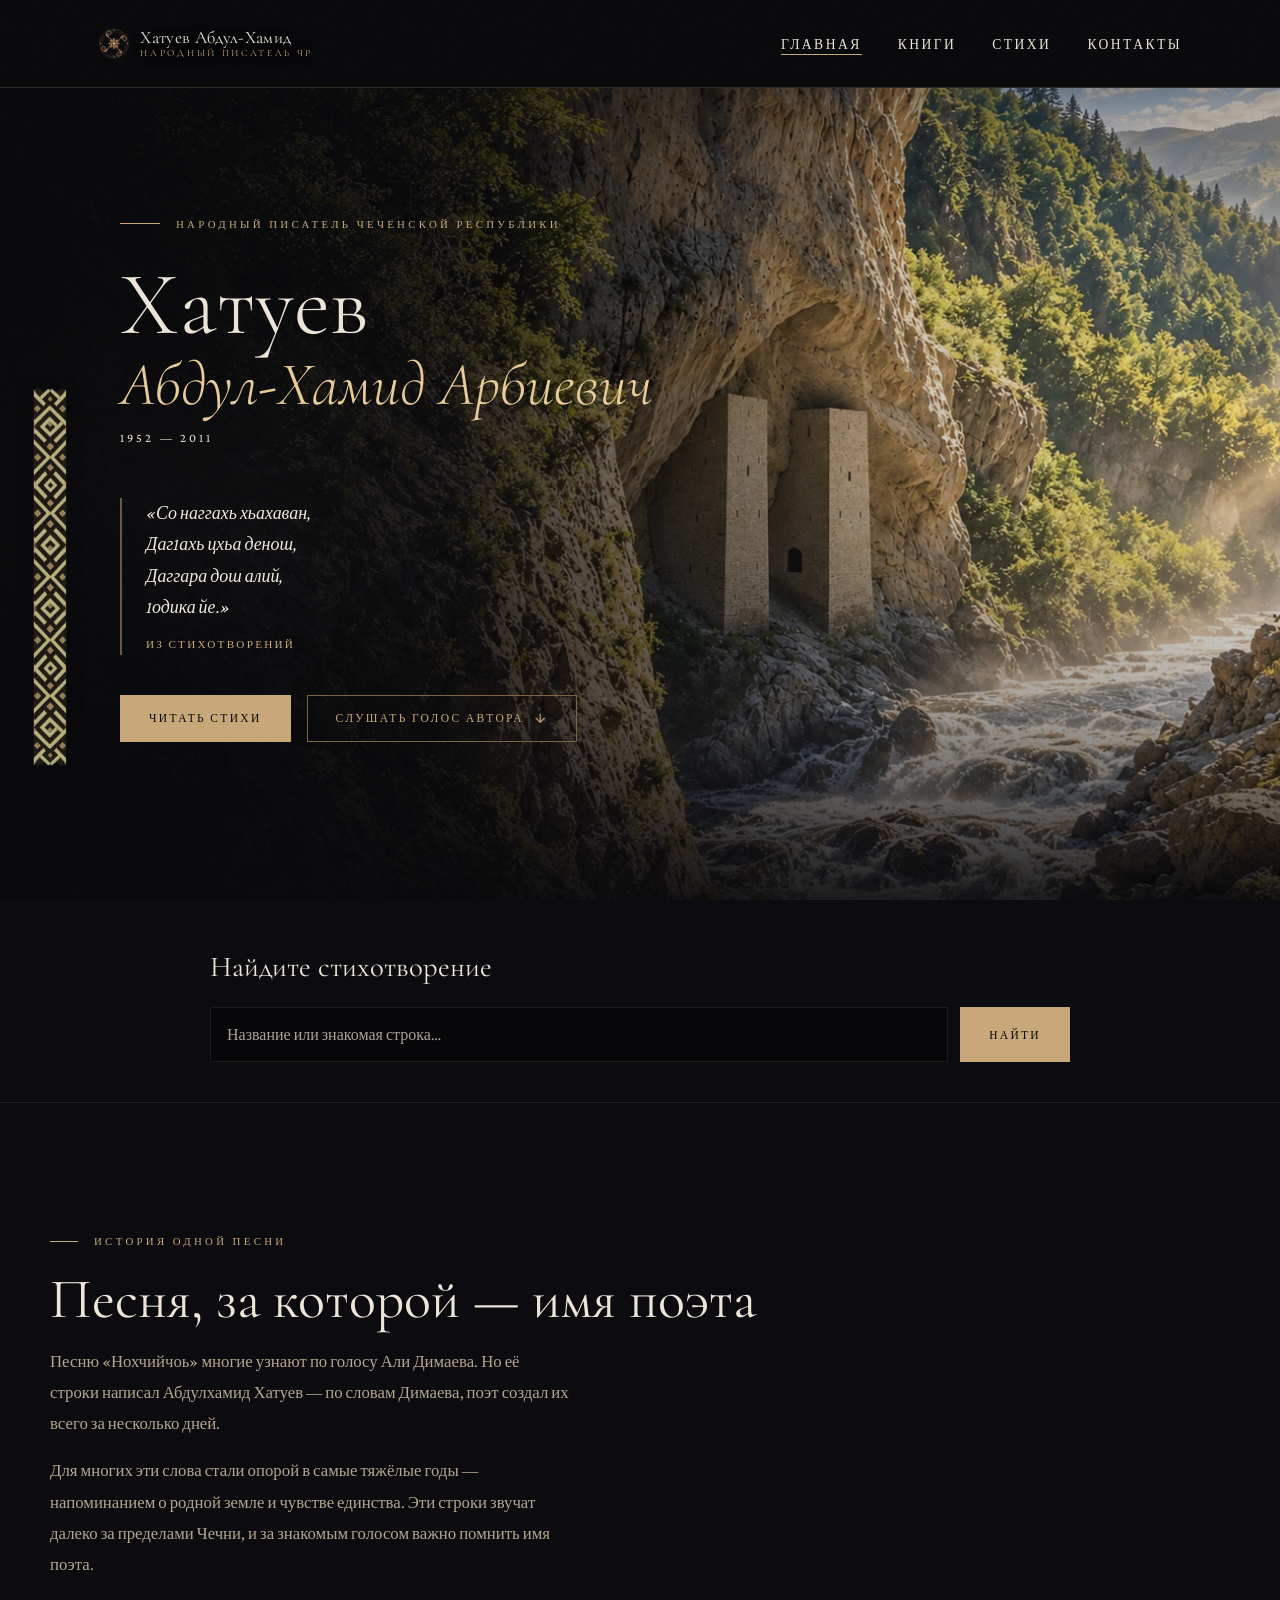
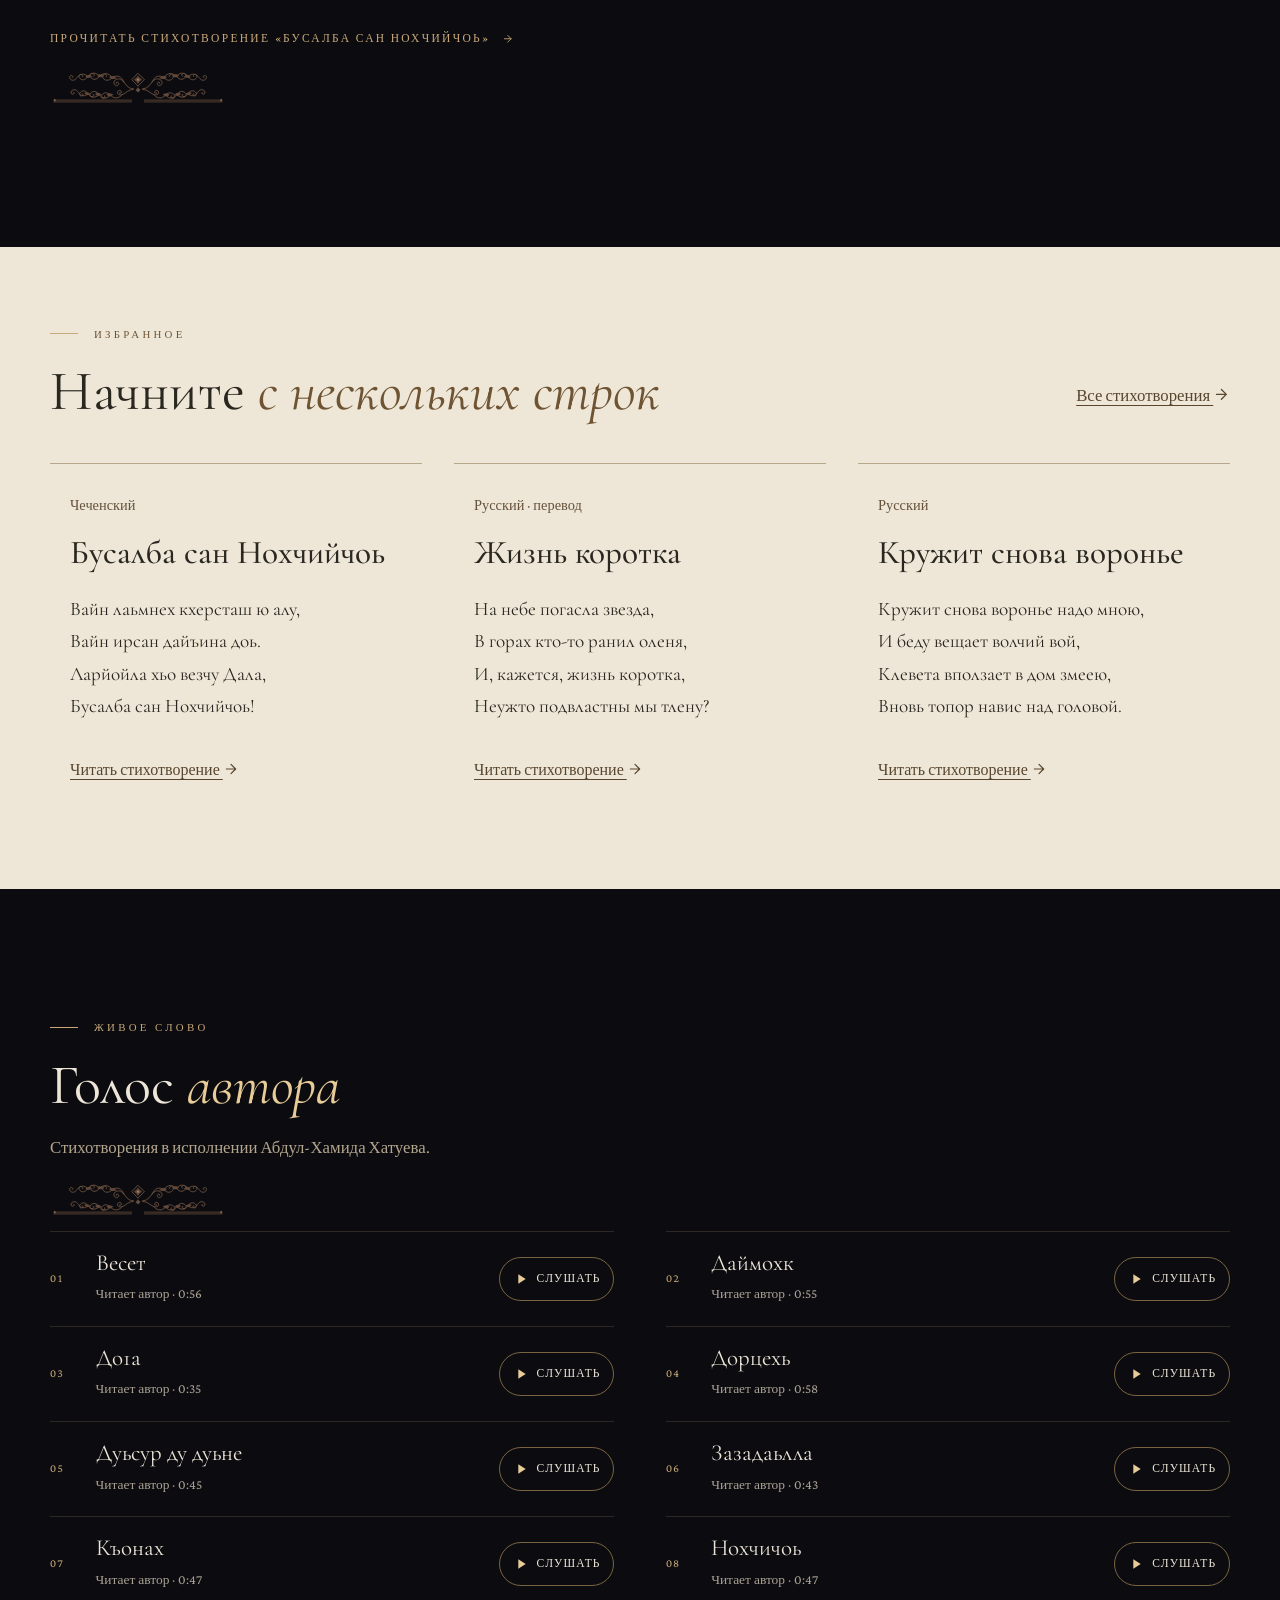
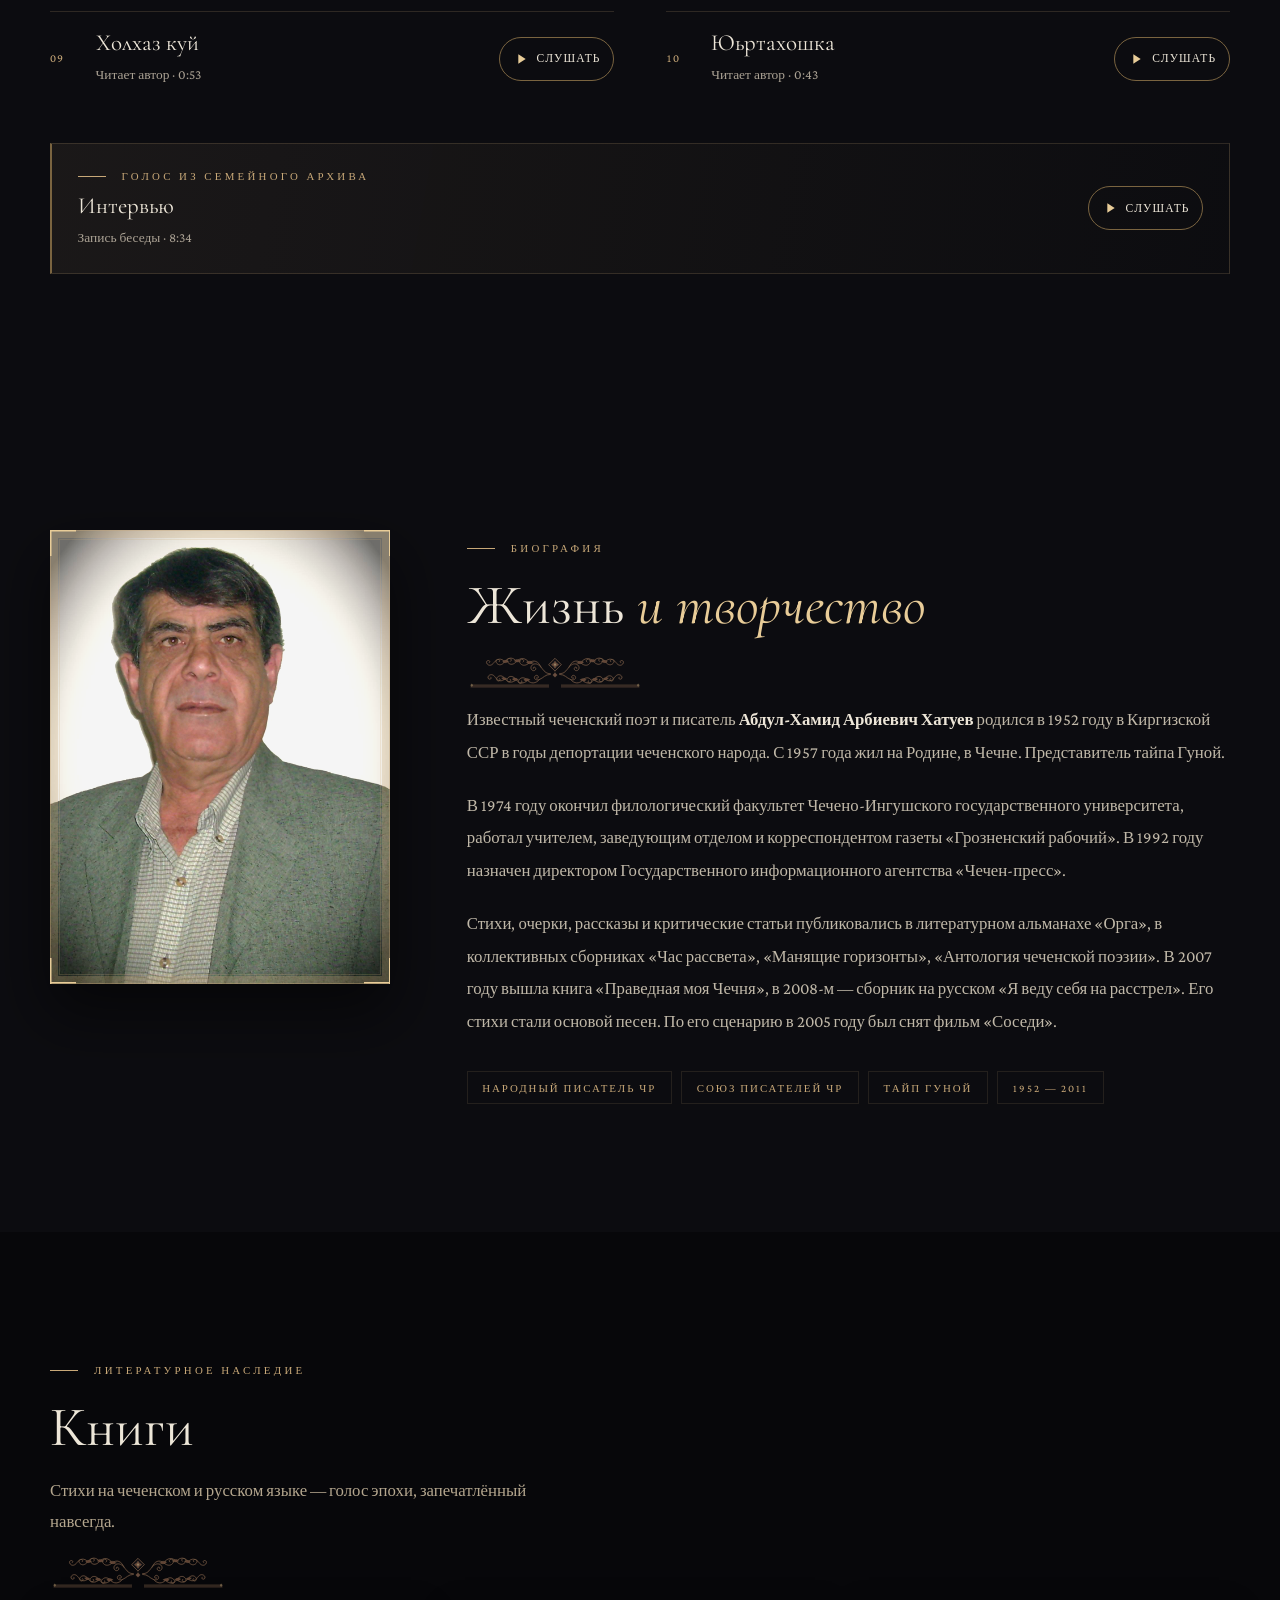
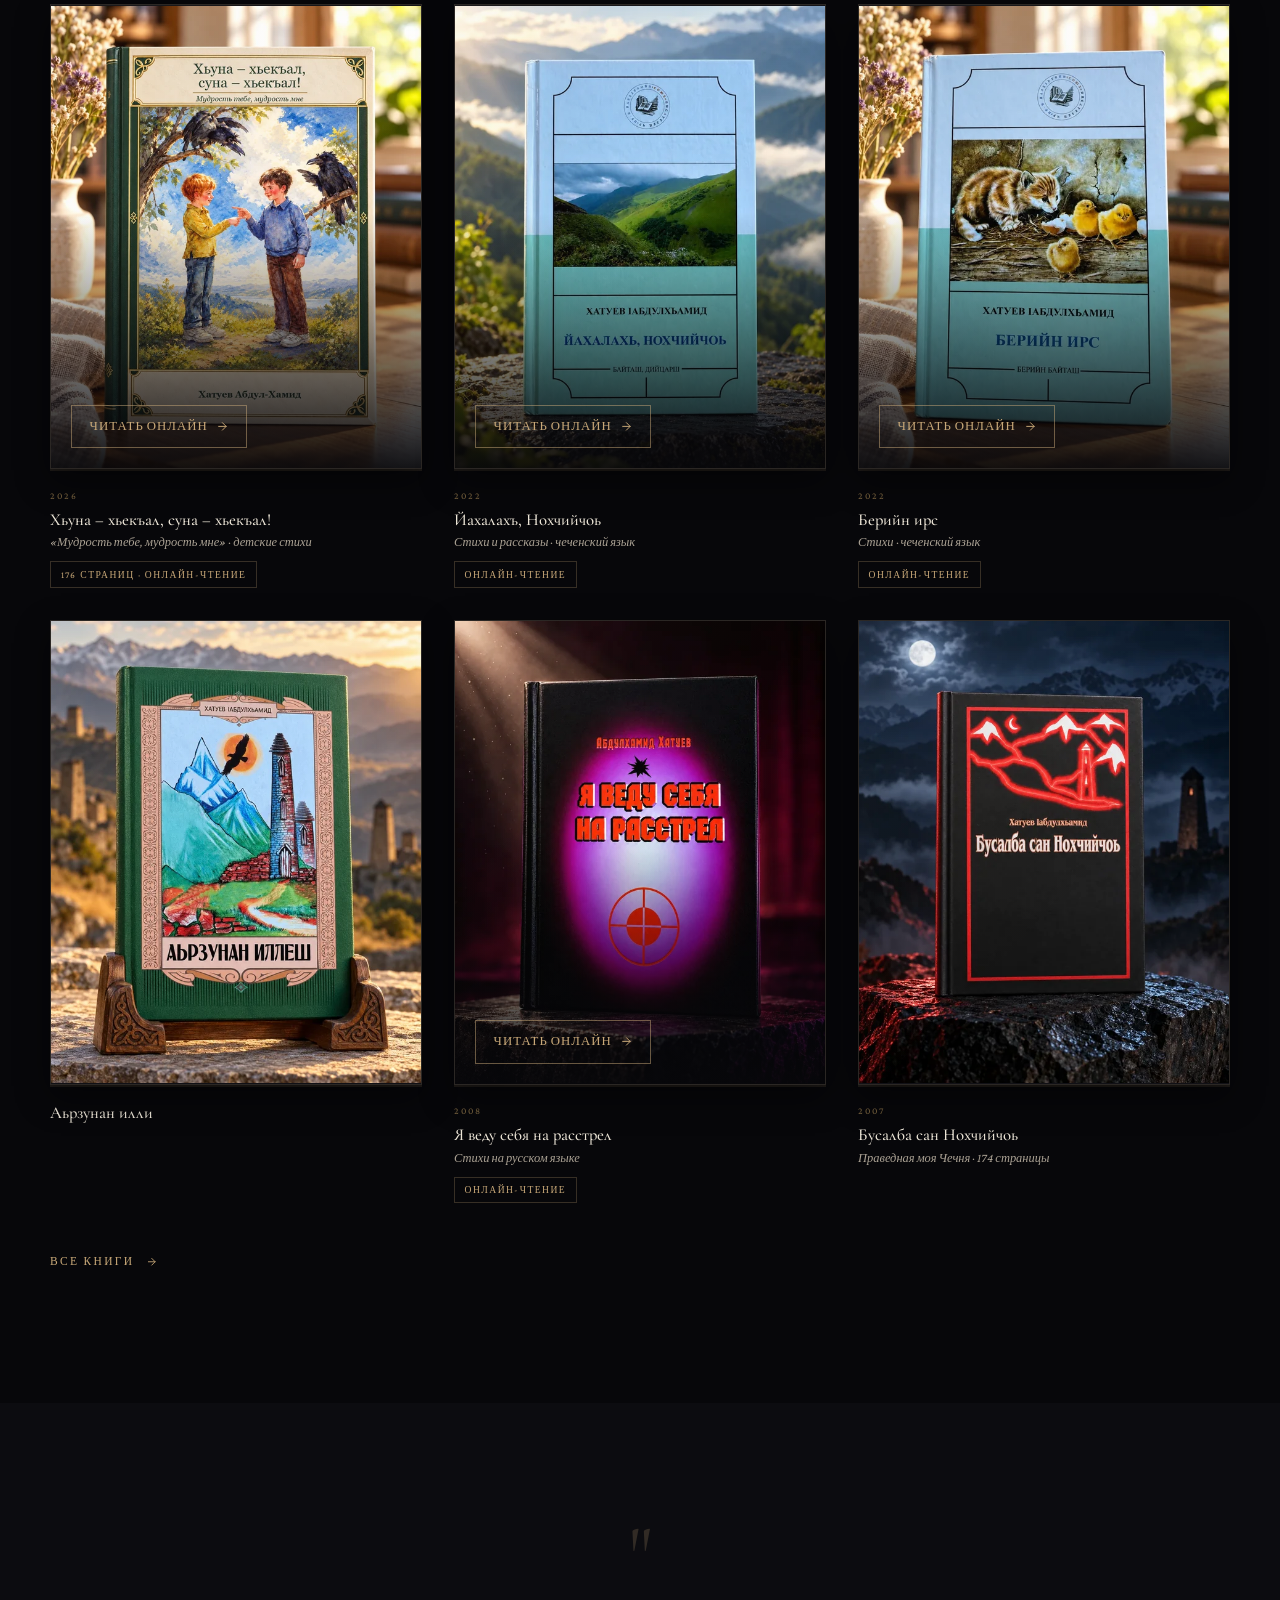
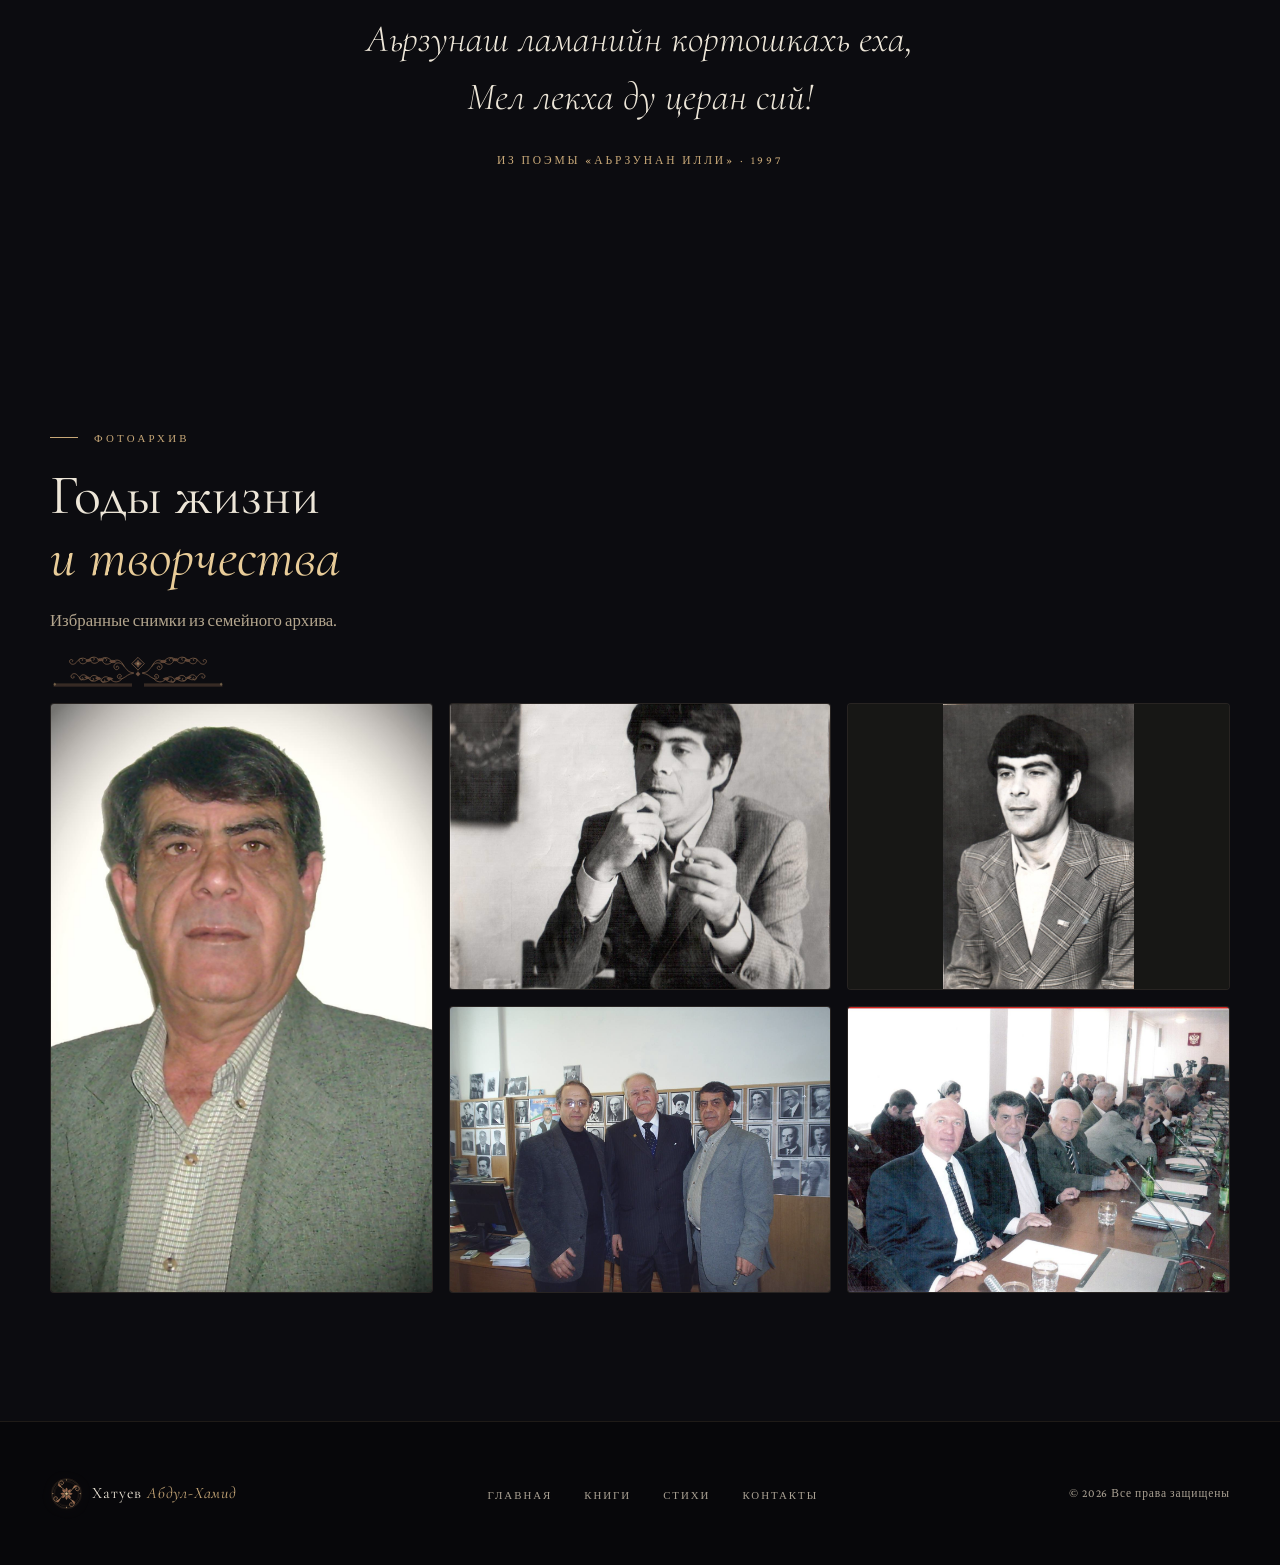
<file: index.html>
<!DOCTYPE html>
<html lang="ru">
<head>
  <meta charset="UTF-8">
  <meta name="viewport" content="width=device-width, initial-scale=1.0">
  <script>
    (() => {
      const isIOS = /iPhone|iPad|iPod/.test(navigator.userAgent)
        || (navigator.platform === 'MacIntel' && navigator.maxTouchPoints > 1);
      const isStandalone = navigator.standalone === true
        || window.matchMedia('(display-mode: standalone)').matches;
      document.querySelector('meta[name="viewport"]').setAttribute(
        'content',
        `width=device-width, initial-scale=1.0, viewport-fit=${isIOS && !isStandalone ? 'contain' : 'cover'}`
      );
    })();
  </script>
  <meta name="theme-color" content="#07070A">
  <meta name="apple-mobile-web-app-capable" content="yes">
  <meta name="apple-mobile-web-app-title" content="Хатуев">
  <meta name="apple-mobile-web-app-status-bar-style" content="black-translucent">
  <link rel="manifest" href="manifest.webmanifest">
  <link rel="icon" type="image/png" sizes="192x192" href="images/icons/pwa-book-towers-192.png">
  <link rel="apple-touch-icon" sizes="180x180" href="images/icons/apple-touch-book-towers-180.png">
  <meta name="description" content="Хатуев Абдул-Хамид Арбиевич — Народный писатель Чеченской Республики, поэт, 1952–2011">
  <title>Хатуев Абдул-Хамид Арбиевич — Народный писатель ЧР</title>
  <link rel="preconnect" href="https://fonts.googleapis.com">
  <link rel="preconnect" href="https://fonts.gstatic.com" crossorigin>
  <link href="https://fonts.googleapis.com/css2?family=Cormorant+Garamond:ital,wght@0,300;0,400;0,500;0,600;1,300;1,400;1,500&family=Crimson+Pro:ital,wght@0,400;0,500;0,600;1,400;1,500&display=swap" rel="stylesheet">
  <link rel="stylesheet" href="css/style-v40.css">
  <link rel="preload" as="image" href="images/ushkaloy-hero-photoreal-20261101.webp" fetchpriority="high">
</head>
<body>

  <!-- ═══ NAVIGATION ═══ -->
  <nav class="nav" id="nav">
    <div class="nav__inner">
      <a href="index.html" class="nav__logo">
        <span class="nav__logo-name">Хатуев Абдул-Хамид</span>
        <span class="nav__logo-title">Народный писатель ЧР</span>
      </a>
      <ul class="nav__links">
        <li><a href="index.html" class="active">Главная</a></li>
        <li><a href="knigi.html">Книги</a></li>
        <li><a href="stikhi.html">Стихи</a></li>
        <li><a href="kontakty.html">Контакты</a></li>
      </ul>
      <button class="nav__hamburger" aria-label="Меню" aria-expanded="false" aria-controls="nav-drawer">
        <span></span><span></span><span></span>
      </button>
    </div>
  </nav>

  <!-- Mobile drawer -->
  <div class="nav__drawer" id="nav-drawer" aria-hidden="true" inert>
    <ul>
      <li><a href="index.html">Главная</a></li>
      <li><a href="knigi.html">Книги</a></li>
      <li><a href="stikhi.html">Стихи</a></li>
      <li><a href="kontakty.html">Контакты</a></li>
    </ul>
  </div>

  <!-- ═══ HERO ═══ -->
  <section class="hero">
    <div class="hero__bg" aria-hidden="true">
      <div class="hero-photo"></div>
      <div class="hero-mist hero-mist--far"></div>
      <div class="hero-mist hero-mist--near"></div>
      <div class="hero-glow"></div>
    </div>
    <div class="hero__overlay"></div>
    <div class="hero__content">
      <div class="hero__eyebrow">Народный писатель Чеченской Республики</div>
      <h1 class="hero__name">
        Хатуев<br>
        <span class="hero__name-sub">Абдул-Хамид Арбиевич</span>
      </h1>
      <p class="hero__dates">1952 — 2011</p>
      <div class="hero__poem">
        <img class="hero-ornament" src="images/ornaments/chechen-woven-border.webp?v=1" alt="" aria-hidden="true">
        <blockquote class="hero__quote">
          «Со наггахь хьахаван,<br>
          Даг1ахь цхьа денош,<br>
          Даггара дош алий,<br>
          1одика йе.»
          <span class="hero__quote-attr">Из стихотворений</span>
        </blockquote>
      </div>
      <div class="hero__cta">
        <a href="stikhi.html" class="btn btn--gold">Читать стихи</a>
        <a href="#voice" class="btn btn--outline">Слушать голос автора
          <svg class="ui-icon ui-icon--arrow-down" viewBox="0 0 24 24" aria-hidden="true" focusable="false"><path d="M12 5v14m-7-7 7 7 7-7"/></svg>
        </a>
      </div>
    </div>
  </section>

  <section class="archive-search" aria-label="Поиск стихотворений">
    <div class="container">
      <label for="home-poem-search">Найдите стихотворение</label>
      <form action="stikhi.html" method="get">
        <input id="home-poem-search" name="q" type="search" placeholder="Название или знакомая строка…" aria-label="Название или строка стихотворения" required>
        <button class="btn btn--gold" type="submit">Найти</button>
      </form>
    </div>
  </section>

  <section class="section section--alt" aria-labelledby="poem-story-heading">
    <div class="container">
      <div class="section-header">
        <div class="eyebrow">История одной песни</div>
        <h2 class="h2" id="poem-story-heading">Песня, за которой — имя поэта</h2>
        <p class="lead">Песню «Нохчийчоь» многие узнают по голосу Али Димаева. Но её строки написал Абдулхамид Хатуев — по словам Димаева, поэт создал их всего за несколько дней.</p>
        <p class="lead">Для многих эти слова стали опорой в самые тяжёлые годы — напоминанием о родной земле и чувстве единства. Эти строки звучат далеко за пределами Чечни, и за знакомым голосом важно помнить имя поэта.</p>
        <a href="stikhi.html#poem-1" class="view-all">Прочитать стихотворение «Бусалба сан Нохчийчоь»
          <svg class="ui-icon ui-icon--arrow" viewBox="0 0 24 24" aria-hidden="true" focusable="false"><path d="M5 12h14m-7-7 7 7-7 7"/></svg>
        </a>
      </div>
    </div>
  </section>

  <section class="selected-poems" aria-labelledby="selected-poems-heading">
    <div class="container">
      <div class="selected-poems__heading">
        <div><div class="eyebrow">Избранное</div><h2 class="h2" id="selected-poems-heading">Начните <em>с нескольких строк</em></h2></div>
        <a href="stikhi.html" class="selected-poems__all">Все стихотворения
          <svg class="ui-icon ui-icon--arrow" viewBox="0 0 24 24" aria-hidden="true" focusable="false"><path d="M5 12h14m-7-7 7 7-7 7"/></svg>
        </a>
      </div>
      <div class="selected-poems__grid">
      <a class="selected-poem" href="stikhi.html#poem-1">
        <span class="selected-poem__language">Чеченский</span>
        <h3>Бусалба сан Нохчийчоь</h3>
        <p>Вайн лаьмнех кхерсташ ю алу,<br>
          Вайн ирсан дайъина доь.<br>
          Ларйойла хьо везчу Дала,<br>
          Бусалба сан Нохчийчоь!</p>
        <span class="selected-poem__read">Читать стихотворение
          <svg class="ui-icon ui-icon--arrow" viewBox="0 0 24 24" aria-hidden="true" focusable="false"><path d="M5 12h14m-7-7 7 7-7 7"/></svg>
        </span>
      </a>
      <a class="selected-poem" href="stikhi.html#poem-25">
        <span class="selected-poem__language">Русский · перевод</span>
        <h3>Жизнь коротка</h3>
        <p>На небе погасла звезда,<br>
          В горах кто-то ранил оленя,<br>
          И, кажется, жизнь коротка,<br>
          Неужто подвластны мы тлену?</p>
        <span class="selected-poem__read">Читать стихотворение
          <svg class="ui-icon ui-icon--arrow" viewBox="0 0 24 24" aria-hidden="true" focusable="false"><path d="M5 12h14m-7-7 7 7-7 7"/></svg>
        </span>
      </a>
      <a class="selected-poem" href="stikhi.html#poem-64">
        <span class="selected-poem__language">Русский</span>
        <h3>Кружит снова воронье</h3>
        <p>Кружит снова воронье надо мною,<br>
          И беду вещает волчий вой,<br>
          Клевета вползает в дом змеею,<br>
          Вновь топор навис над головой.</p>
        <span class="selected-poem__read">Читать стихотворение
          <svg class="ui-icon ui-icon--arrow" viewBox="0 0 24 24" aria-hidden="true" focusable="false"><path d="M5 12h14m-7-7 7 7-7 7"/></svg>
        </span>
      </a>
      </div>
    </div>
  </section>

  <section class="voice-archive section section--alt" id="voice" aria-labelledby="voice-heading">
    <div class="container">
      <div class="section-header voice-archive__heading reveal">
        <div class="eyebrow">Живое слово</div>
        <h2 class="h2" id="voice-heading">Голос <em>автора</em></h2>
        <p class="lead">Стихотворения в исполнении Абдул-Хамида Хатуева.</p>
      </div>

      <ol class="voice-tracks" aria-label="Записи стихотворений">
        <li class="voice-track reveal">
          <span class="voice-track__number" aria-hidden="true">01</span>
          <div class="voice-track__info"><h3>Весет</h3><p>Читает автор · 0:56</p></div>
          <button class="voice-play" type="button" data-voice-play data-audio-src="audio/poems/veset.mp3" data-audio-title="Весет" aria-label="Слушать стихотворение «Весет»" aria-pressed="false"><span class="voice-play__icon" aria-hidden="true"><svg class="voice-play__svg" viewBox="0 0 24 24" focusable="false"><path d="M8 5v14l11-7z"/></svg></span><span class="voice-play__label">Слушать</span></button>
        </li>
        <li class="voice-track reveal">
          <span class="voice-track__number" aria-hidden="true">02</span>
          <div class="voice-track__info"><h3>Даймохк</h3><p>Читает автор · 0:55</p></div>
          <button class="voice-play" type="button" data-voice-play data-audio-src="audio/poems/daymokhk.mp3" data-audio-title="Даймохк" aria-label="Слушать стихотворение «Даймохк»" aria-pressed="false"><span class="voice-play__icon" aria-hidden="true"><svg class="voice-play__svg" viewBox="0 0 24 24" focusable="false"><path d="M8 5v14l11-7z"/></svg></span><span class="voice-play__label">Слушать</span></button>
        </li>
        <li class="voice-track reveal">
          <span class="voice-track__number" aria-hidden="true">03</span>
          <div class="voice-track__info"><h3>До1а</h3><p>Читает автор · 0:35</p></div>
          <button class="voice-play" type="button" data-voice-play data-audio-src="audio/poems/doa.mp3" data-audio-title="До1а" aria-label="Слушать стихотворение «До1а»" aria-pressed="false"><span class="voice-play__icon" aria-hidden="true"><svg class="voice-play__svg" viewBox="0 0 24 24" focusable="false"><path d="M8 5v14l11-7z"/></svg></span><span class="voice-play__label">Слушать</span></button>
        </li>
        <li class="voice-track reveal">
          <span class="voice-track__number" aria-hidden="true">04</span>
          <div class="voice-track__info"><h3>Дорцехь</h3><p>Читает автор · 0:58</p></div>
          <button class="voice-play" type="button" data-voice-play data-audio-src="audio/poems/dortsekh.mp3" data-audio-title="Дорцехь" aria-label="Слушать стихотворение «Дорцехь»" aria-pressed="false"><span class="voice-play__icon" aria-hidden="true"><svg class="voice-play__svg" viewBox="0 0 24 24" focusable="false"><path d="M8 5v14l11-7z"/></svg></span><span class="voice-play__label">Слушать</span></button>
        </li>
        <li class="voice-track reveal">
          <span class="voice-track__number" aria-hidden="true">05</span>
          <div class="voice-track__info"><h3>Дуьсур ду дуьне</h3><p>Читает автор · 0:45</p></div>
          <button class="voice-play" type="button" data-voice-play data-audio-src="audio/poems/dusur-du-dune.mp3" data-audio-title="Дуьсур ду дуьне" aria-label="Слушать стихотворение «Дуьсур ду дуьне»" aria-pressed="false"><span class="voice-play__icon" aria-hidden="true"><svg class="voice-play__svg" viewBox="0 0 24 24" focusable="false"><path d="M8 5v14l11-7z"/></svg></span><span class="voice-play__label">Слушать</span></button>
        </li>
        <li class="voice-track reveal">
          <span class="voice-track__number" aria-hidden="true">06</span>
          <div class="voice-track__info"><h3>Зазадаьлла</h3><p>Читает автор · 0:43</p></div>
          <button class="voice-play" type="button" data-voice-play data-audio-src="audio/poems/zazadalla.mp3" data-audio-title="Зазадаьлла" aria-label="Слушать стихотворение «Зазадаьлла»" aria-pressed="false"><span class="voice-play__icon" aria-hidden="true"><svg class="voice-play__svg" viewBox="0 0 24 24" focusable="false"><path d="M8 5v14l11-7z"/></svg></span><span class="voice-play__label">Слушать</span></button>
        </li>
        <li class="voice-track reveal">
          <span class="voice-track__number" aria-hidden="true">07</span>
          <div class="voice-track__info"><h3>Къонах</h3><p>Читает автор · 0:47</p></div>
          <button class="voice-play" type="button" data-voice-play data-audio-src="audio/poems/konakh.mp3" data-audio-title="Къонах" aria-label="Слушать стихотворение «Къонах»" aria-pressed="false"><span class="voice-play__icon" aria-hidden="true"><svg class="voice-play__svg" viewBox="0 0 24 24" focusable="false"><path d="M8 5v14l11-7z"/></svg></span><span class="voice-play__label">Слушать</span></button>
        </li>
        <li class="voice-track reveal">
          <span class="voice-track__number" aria-hidden="true">08</span>
          <div class="voice-track__info"><h3>Нохчичоь</h3><p>Читает автор · 0:47</p></div>
          <button class="voice-play" type="button" data-voice-play data-audio-src="audio/poems/nokhchicho.mp3" data-audio-title="Нохчичоь" aria-label="Слушать стихотворение «Нохчичоь»" aria-pressed="false"><span class="voice-play__icon" aria-hidden="true"><svg class="voice-play__svg" viewBox="0 0 24 24" focusable="false"><path d="M8 5v14l11-7z"/></svg></span><span class="voice-play__label">Слушать</span></button>
        </li>
        <li class="voice-track reveal">
          <span class="voice-track__number" aria-hidden="true">09</span>
          <div class="voice-track__info"><h3>Холхаз куй</h3><p>Читает автор · 0:53</p></div>
          <button class="voice-play" type="button" data-voice-play data-audio-src="audio/poems/kholkhaz-kuy.mp3" data-audio-title="Холхаз куй" aria-label="Слушать стихотворение «Холхаз куй»" aria-pressed="false"><span class="voice-play__icon" aria-hidden="true"><svg class="voice-play__svg" viewBox="0 0 24 24" focusable="false"><path d="M8 5v14l11-7z"/></svg></span><span class="voice-play__label">Слушать</span></button>
        </li>
        <li class="voice-track reveal">
          <span class="voice-track__number" aria-hidden="true">10</span>
          <div class="voice-track__info"><h3>Юьртахошка</h3><p>Читает автор · 0:43</p></div>
          <button class="voice-play" type="button" data-voice-play data-audio-src="audio/poems/yurtakhoshka.mp3" data-audio-title="Юьртахошка" aria-label="Слушать стихотворение «Юьртахошка»" aria-pressed="false"><span class="voice-play__icon" aria-hidden="true"><svg class="voice-play__svg" viewBox="0 0 24 24" focusable="false"><path d="M8 5v14l11-7z"/></svg></span><span class="voice-play__label">Слушать</span></button>
        </li>
      </ol>

      <article class="voice-interview reveal">
        <div class="voice-interview__copy">
          <div class="eyebrow">Голос из семейного архива</div>
          <h3>Интервью</h3>
          <p>Запись беседы · 8:34</p>
        </div>
        <button class="voice-play" type="button" data-voice-play data-audio-src="audio/interview.mp3" data-audio-title="Интервью" aria-label="Слушать интервью" aria-pressed="false"><span class="voice-play__icon" aria-hidden="true"><svg class="voice-play__svg" viewBox="0 0 24 24" focusable="false"><path d="M8 5v14l11-7z"/></svg></span><span class="voice-play__label">Слушать</span></button>
      </article>
    </div>
  </section>

  <!-- ═══ BIOGRAPHY ═══ -->
  <section class="section section--alt" id="bio">
    <div class="container">
      <div class="bio__grid">

        <!-- Portrait -->
        <div class="bio__portrait-wrap reveal">
          <img
            src="images/portrait-official.jpg?v=5"
            alt="Хатуев Абдул-Хамид Арбиевич"
            class="bio__portrait"
            loading="eager"
          >
          <div class="bio__frame"></div>
        </div>

        <!-- Text -->
        <div class="bio__text-col">
          <div class="section-header reveal">
            <div class="eyebrow">Биография</div>
            <h2 class="h2">Жизнь <em>и творчество</em></h2>
          </div>
          <p class="bio__body reveal">
            Известный чеченский поэт и писатель <strong style="color:var(--cream)">Абдул-Хамид Арбиевич Хатуев</strong> родился в 1952 году в Киргизской ССР в годы депортации чеченского народа. С 1957 года жил на Родине, в Чечне. Представитель тайпа Гуной.
          </p>
          <p class="bio__body reveal">
            В 1974 году окончил филологический факультет Чечено-Ингушского государственного университета, работал учителем, заведующим отделом и корреспондентом газеты «Грозненский рабочий». В 1992 году назначен директором Государственного информационного агентства «Чечен-пресс».
          </p>
          <p class="bio__body reveal">
            Стихи, очерки, рассказы и критические статьи публиковались в литературном альманахе «Орга», в коллективных сборниках «Час рассвета», «Манящие горизонты», «Антология чеченской поэзии». В 2007 году вышла книга «Праведная моя Чечня», в 2008-м — сборник на русском «Я веду себя на расстрел». Его стихи стали основой песен. По его сценарию в 2005 году был снят фильм «Соседи».
          </p>
          <div class="bio__badges reveal">
            <span class="badge">Народный писатель ЧР</span>
            <span class="badge">Союз писателей ЧР</span>
            <span class="badge">Тайп Гуной</span>
            <span class="badge">1952 — 2011</span>
          </div>
</div>

      </div>
    </div>
  </section>

  <!-- ═══ FEATURED BOOKS ═══ -->
  <section class="section" id="books">
    <div class="container">
      <div class="section-header reveal">
        <div class="eyebrow">Литературное наследие</div>
        <h2 class="h2">Книги</h2>
        <p class="lead">Стихи на чеченском и русском языке — голос эпохи, запечатлённый навсегда.</p>
      </div>

      <div class="books-grid books-grid--6">

        <div class="book-card">
          <div class="book-card__cover-wrap">
            <img src="images/covers/mudrost-tebe-mudrost-mne.webp" alt="Обложка книги «Хьуна – хьекъал, суна – хьекъал!» — «Мудрость тебе, мудрость мне»" class="book-card__img" width="600" height="750" loading="lazy" decoding="async">
            <div class="book-card__sheen"></div>
            <div class="book-card__action">
              <a href="reader.html?book=3" class="book-card__read">
                Читать онлайн <svg class="ui-icon ui-icon--arrow" viewBox="0 0 24 24" aria-hidden="true" focusable="false"><path d="M5 12h14m-7-7 7 7-7 7"/></svg>
              </a>
            </div>
          </div>
          <div class="book-card__info">
            <div class="book-card__num">2026</div>
            <div class="book-card__title">Хьуна – хьекъал, суна – хьекъал!</div>
            <div class="book-card__sub">«Мудрость тебе, мудрость мне» · детские стихи</div>
            <span class="book-card__status book-card__status--available">176 страниц · Онлайн-чтение</span>
          </div>
        </div>

        <div class="book-card">
          <div class="book-card__cover-wrap">
            <img src="images/covers/yahalah.webp?v=2" alt="Фотография обложки книги «Йахалахъ, Нохчийчоь»" class="book-card__img" width="600" height="750" loading="lazy" decoding="async">
            <div class="book-card__sheen"></div>
            <div class="book-card__action">
              <a href="reader.html?book=1" class="book-card__read">
                Читать онлайн <svg class="ui-icon ui-icon--arrow" viewBox="0 0 24 24" aria-hidden="true" focusable="false"><path d="M5 12h14m-7-7 7 7-7 7"/></svg>
              </a>
            </div>
          </div>
          <div class="book-card__info">
            <div class="book-card__num">2022</div>
            <div class="book-card__title">Йахалахъ, Нохчийчоь</div>
            <div class="book-card__sub">Стихи и рассказы · чеченский язык</div>
            <span class="book-card__status book-card__status--available">Онлайн-чтение</span>
          </div>
        </div>

        <div class="book-card">
          <div class="book-card__cover-wrap">
            <img src="images/covers/beriin.webp?v=2" alt="Фотография обложки книги «Берийн ирс»" class="book-card__img" width="600" height="750" loading="lazy" decoding="async">
            <div class="book-card__sheen"></div>
            <div class="book-card__action">
              <a href="reader.html?book=2" class="book-card__read">
                Читать онлайн <svg class="ui-icon ui-icon--arrow" viewBox="0 0 24 24" aria-hidden="true" focusable="false"><path d="M5 12h14m-7-7 7 7-7 7"/></svg>
              </a>
            </div>
          </div>
          <div class="book-card__info">
            <div class="book-card__num">2022</div>
            <div class="book-card__title">Берийн ирс</div>
            <div class="book-card__sub">Стихи · чеченский язык</div>
            <span class="book-card__status book-card__status--available">Онлайн-чтение</span>
          </div>
        </div>

        <div class="book-card">
          <div class="book-card__cover-wrap">
            <img src="images/covers/arzunan.webp?v=2" alt="Фотография обложки книги «Аьрзунан илли»" class="book-card__img" width="600" height="750" loading="lazy" decoding="async">
            <div class="book-card__sheen"></div>
          </div>
          <div class="book-card__info">
            <div class="book-card__title">Аьрзунан илли</div>
          </div>
        </div>

        <div class="book-card">
          <div class="book-card__cover-wrap">
            <img src="images/covers/rasstrel.webp?v=2" alt="Фотография обложки книги «Я веду себя на расстрел»" class="book-card__img" width="600" height="750" loading="lazy" decoding="async">
            <div class="book-card__sheen"></div>
            <div class="book-card__action">
              <a href="reader.html?book=4" class="book-card__read" aria-label="Читать онлайн книгу «Я веду себя на расстрел»">
                Читать онлайн <svg class="ui-icon ui-icon--arrow" viewBox="0 0 24 24" aria-hidden="true" focusable="false"><path d="M5 12h14m-7-7 7 7-7 7"/></svg>
              </a>
            </div>
          </div>
          <div class="book-card__info">
            <div class="book-card__num">2008</div>
            <div class="book-card__title">Я веду себя на расстрел</div>
            <div class="book-card__sub">Стихи на русском языке</div>
            <span class="book-card__status book-card__status--available">Онлайн-чтение</span>
          </div>
        </div>

        <div class="book-card">
          <div class="book-card__cover-wrap">
            <img src="images/covers/busulba.webp?v=2" alt="Фотография обложки книги «Бусалба сан Нохчийчоь»" class="book-card__img" width="600" height="750" loading="lazy" decoding="async">
            <div class="book-card__sheen"></div>
          </div>
          <div class="book-card__info">
            <div class="book-card__num">2007</div>
            <div class="book-card__title">Бусалба сан Нохчийчоь</div>
            <div class="book-card__sub">Праведная моя Чечня · 174 страницы</div>
          </div>
        </div>

      </div>

      <a href="knigi.html" class="view-all reveal">Все книги
        <svg class="ui-icon ui-icon--arrow" viewBox="0 0 24 24" aria-hidden="true" focusable="false"><path d="M5 12h14m-7-7 7 7-7 7"/></svg>
      </a>
    </div>
  </section>

  <!-- ═══ PULLQUOTE ═══ -->
  <section class="section--alt">
    <div class="pullquote reveal">
      <span class="pullquote__mark">"</span>
      <blockquote class="pullquote__text">
        Аьрзунаш ламанийн кортошкахь еха,<br>
        Мел лекха ду церан сий!
      </blockquote>
      <div class="pullquote__attr">Из поэмы «Аьрзунан илли» · 1997</div>
    </div>
  </section>

<!-- ═══ PHOTO GALLERY ═══ -->
  <section class="section section--alt" id="gallery">
    <div class="container">
      <div class="section-header reveal">
        <div class="eyebrow">Фотоархив</div>
        <h2 class="h2">Годы жизни<br><em>и творчества</em></h2>
        <p class="lead">Избранные снимки из семейного архива.</p>
      </div>
      <div class="gallery-grid reveal">
        <figure class="gallery-item gallery-item--portrait">
          <img src="images/portrait-official.jpg" alt="Официальный портрет" loading="lazy">
          <figcaption>Официальный портрет</figcaption>
        </figure>
        <figure class="gallery-item">
          <img src="images/portrait-bw.jpg" alt="Молодые годы" loading="lazy">
          <figcaption>Молодые годы</figcaption>
        </figure>
        <figure class="gallery-item gallery-item--uncropped">
          <img src="images/portrait-young.jpg" alt="Ранний период" loading="lazy">
          <figcaption>Начало творческого пути</figcaption>
        </figure>
        <figure class="gallery-item">
          <img src="images/portrait-writers.jpg" alt="Союз писателей" loading="lazy">
          <figcaption>В Союзе писателей</figcaption>
        </figure>
        <figure class="gallery-item">
          <img src="images/portrait-conference.jpg" alt="На официальном мероприятии" loading="lazy">
          <figcaption>Общественная деятельность</figcaption>
        </figure>
      </div>
    </div>
  </section>

  <!-- ═══ FOOTER ═══ -->
  <footer class="footer">
    <div class="footer__inner">
      <div class="footer__logo">
        Хатуев <span>Абдул-Хамид</span>
      </div>
      <ul class="footer__nav">
        <li><a href="index.html">Главная</a></li>
        <li><a href="knigi.html">Книги</a></li>
        <li><a href="stikhi.html">Стихи</a></li>
        <li><a href="kontakty.html">Контакты</a></li>
      </ul>
      <p class="footer__copy">© 2026 Все права защищены</p>
</div>
  </footer>

  <script src="js/main.js?v=24"></script>
  <script src="js/pwa.js?v=1"></script>
</body>
</html>
</file>
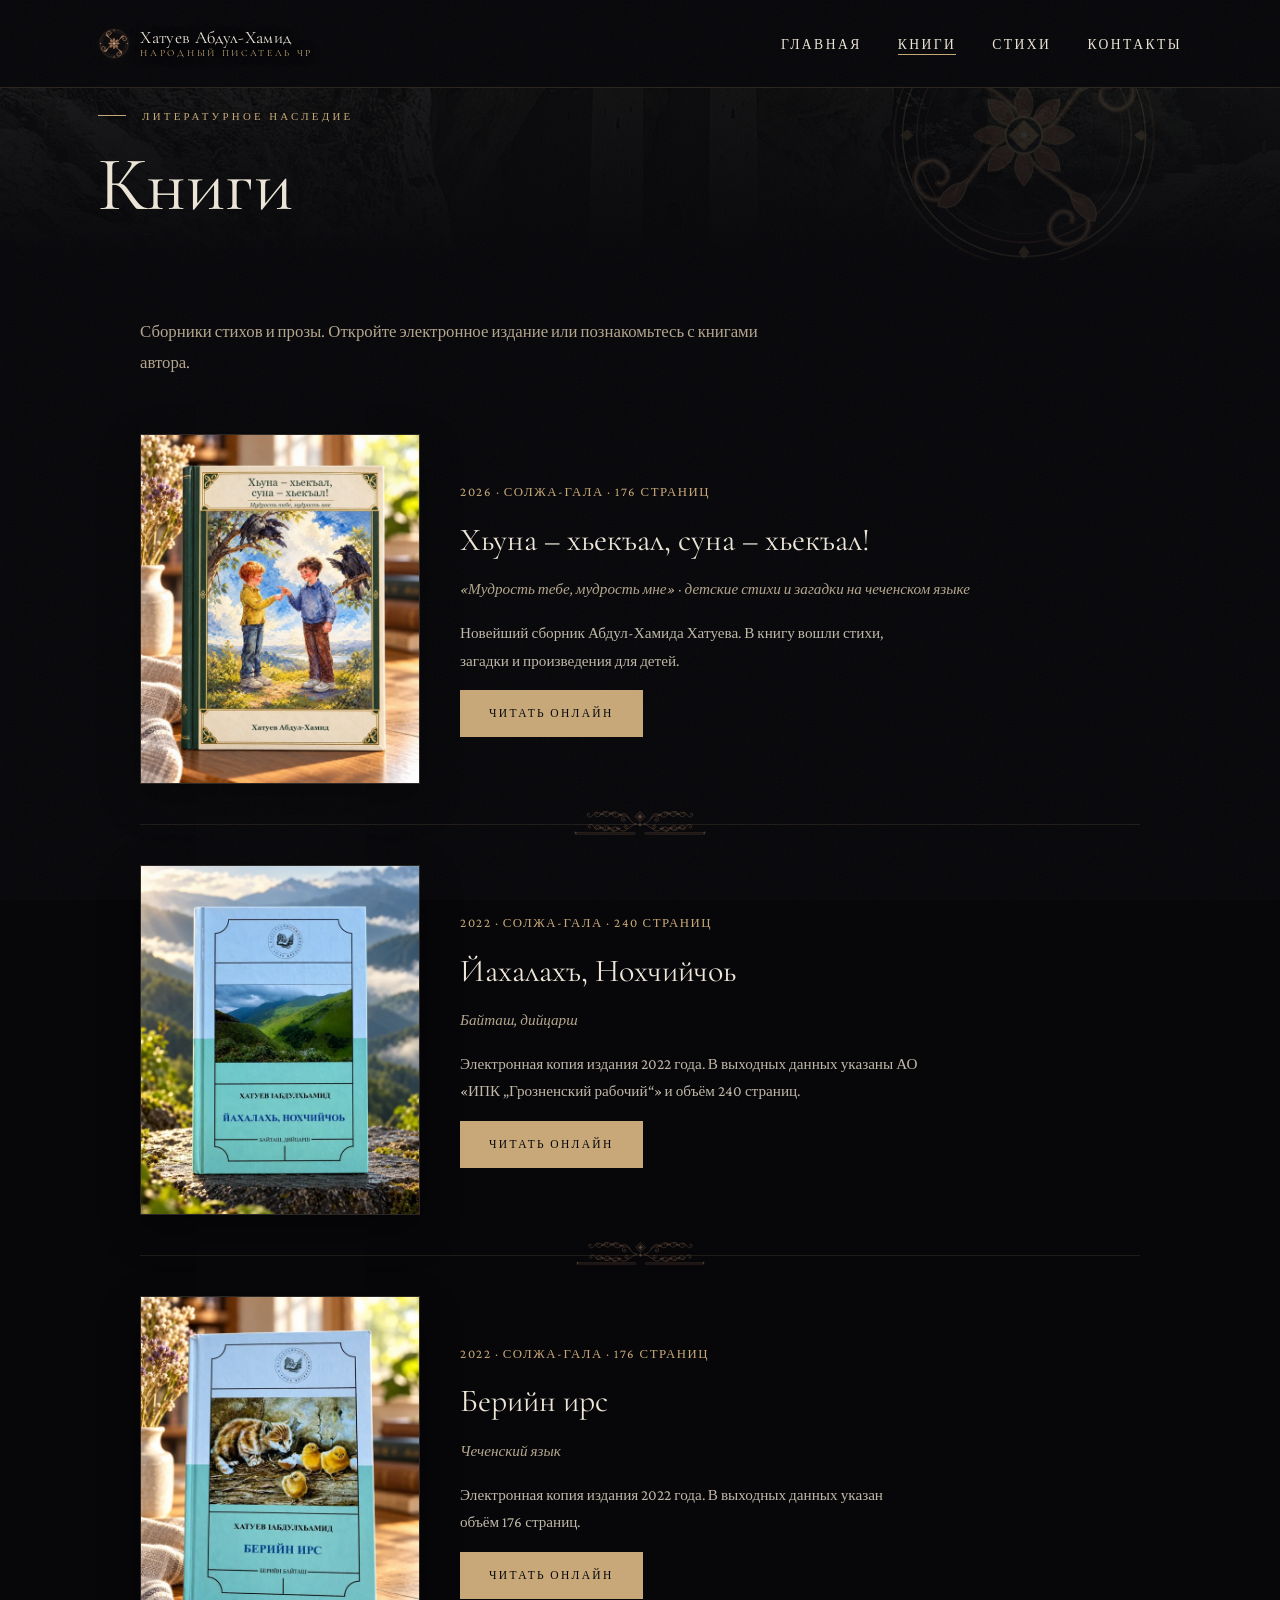
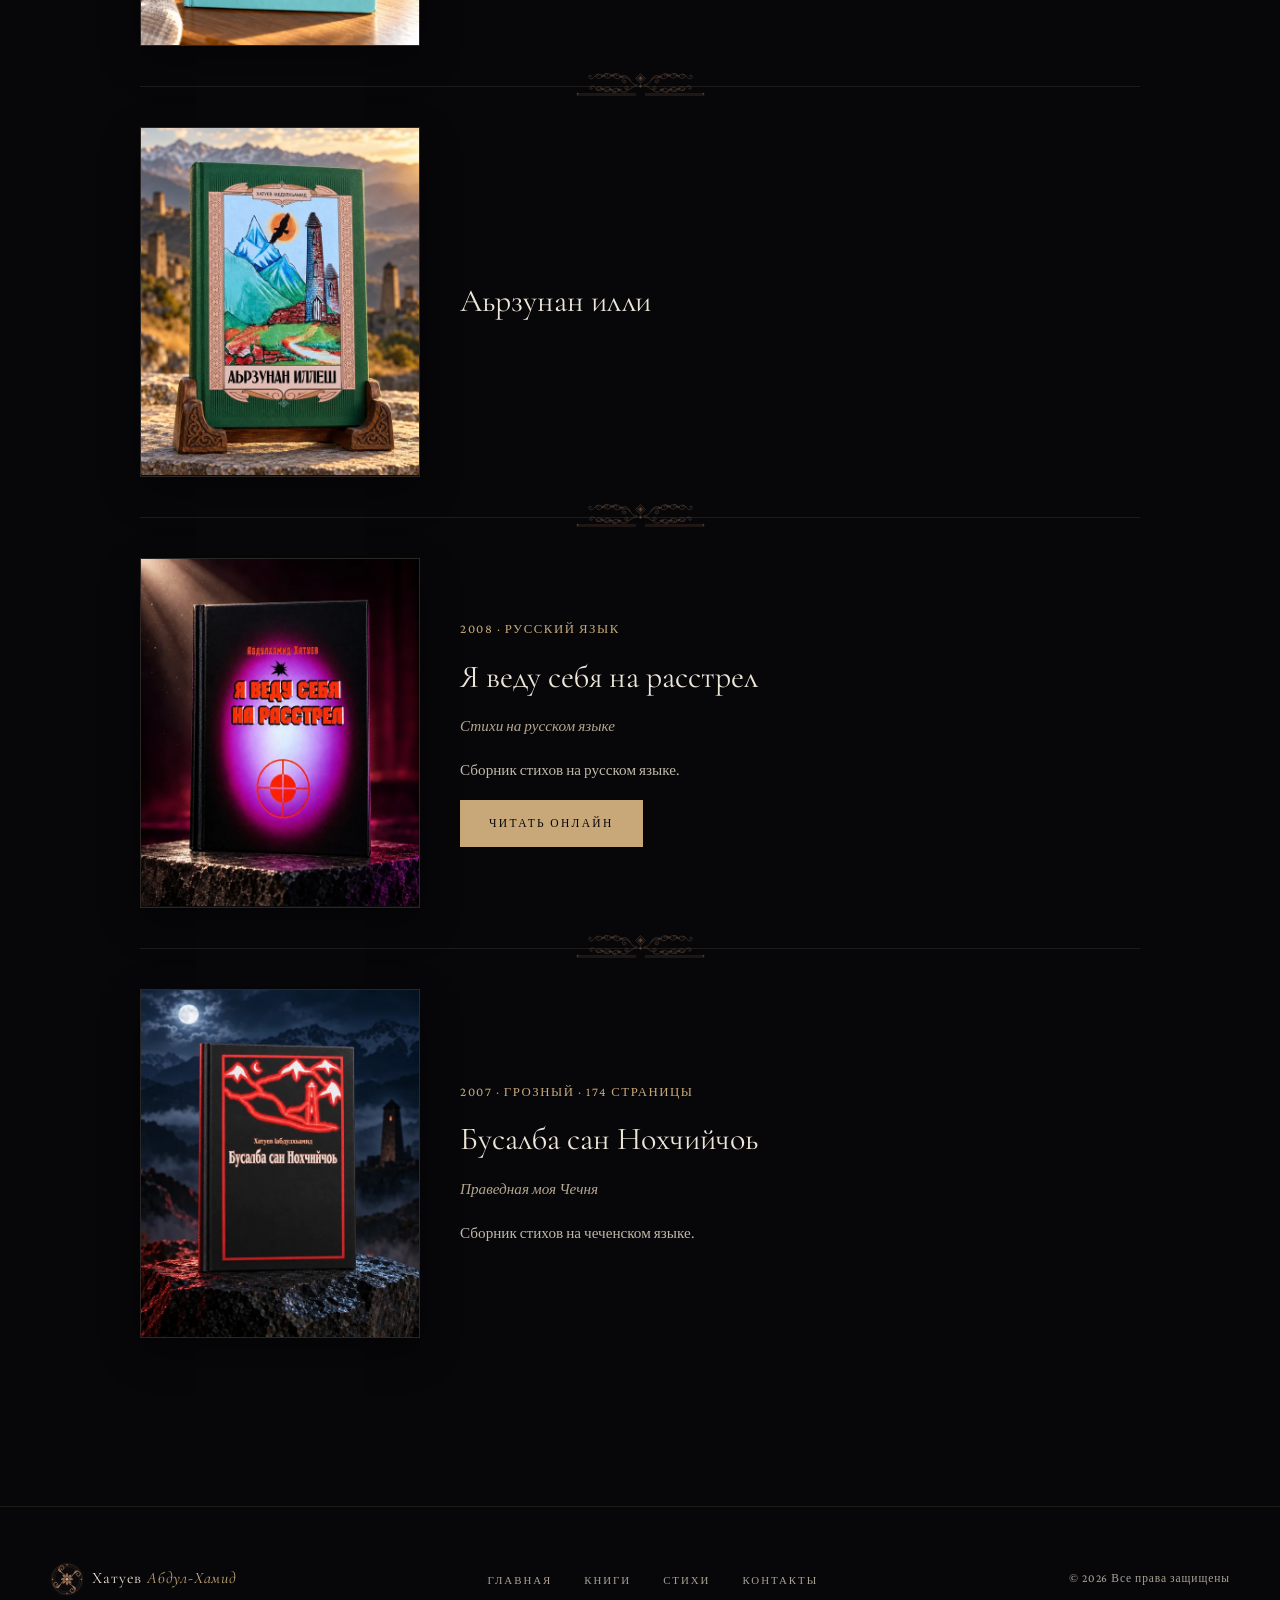
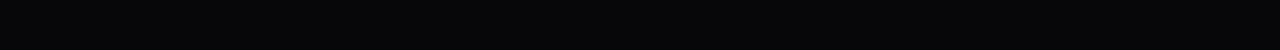
<file: knigi.html>
<!DOCTYPE html>
<html lang="ru">
<head>
  <meta charset="UTF-8">
  <meta name="viewport" content="width=device-width, initial-scale=1.0">
  <script>
    (() => {
      const isIOS = /iPhone|iPad|iPod/.test(navigator.userAgent)
        || (navigator.platform === 'MacIntel' && navigator.maxTouchPoints > 1);
      const isStandalone = navigator.standalone === true
        || window.matchMedia('(display-mode: standalone)').matches;
      document.querySelector('meta[name="viewport"]').setAttribute(
        'content',
        `width=device-width, initial-scale=1.0, viewport-fit=${isIOS && !isStandalone ? 'contain' : 'cover'}`
      );
    })();
  </script>
  <meta name="theme-color" content="#07070A">
  <meta name="apple-mobile-web-app-capable" content="yes">
  <meta name="apple-mobile-web-app-title" content="Хатуев">
  <meta name="apple-mobile-web-app-status-bar-style" content="black-translucent">
  <link rel="manifest" href="manifest.webmanifest">
  <link rel="icon" type="image/png" sizes="192x192" href="images/icons/pwa-book-towers-192.png">
  <link rel="apple-touch-icon" sizes="180x180" href="images/icons/apple-touch-book-towers-180.png">
  <meta name="description" content="Книги Хатуева Абдул-Хамида Арбиевича — Народного писателя Чеченской Республики">
  <title>Книги — Хатуев Абдул-Хамид Арбиевич</title>
  <link rel="preconnect" href="https://fonts.googleapis.com">
  <link rel="preconnect" href="https://fonts.gstatic.com" crossorigin>
  <link href="https://fonts.googleapis.com/css2?family=Cormorant+Garamond:ital,wght@0,300;0,400;0,500;0,600;1,300;1,400;1,500&family=Crimson+Pro:ital,wght@0,400;0,500;0,600;1,400;1,500&display=swap" rel="stylesheet">
  <link rel="stylesheet" href="css/style-v40.css">
  <style>
    /* Extended book cards for full books page */
    .book-full-card {
      display: grid;
      grid-template-columns: 280px minmax(0, 1fr);
      gap: 2.5rem;
      padding: 2.5rem 0;
      border-bottom: 1px solid var(--border);
    }
    .book-full-card:last-child { border-bottom: none; }
    .book-full-card__cover {
      position: relative;
      aspect-ratio: 1122 / 1402;
      overflow: hidden;
      background: var(--bg-card);
      flex-shrink: 0;
      border: 1px solid rgba(200,168,120,0.14);
      box-shadow: 0 14px 36px rgba(0,0,0,0.4);
    }
    .book-full-card__img {
      display: block;
      width: 100%;
      height: 100%;
      object-fit: contain;
      object-position: center;
      background: #0d0d0c;
    }
    .book-full-card__body { display: flex; flex-direction: column; justify-content: center; gap: 1rem; }
    .book-full-card__year {
      font-size: 0.8rem;
      letter-spacing: 0.12em;
      text-transform: uppercase;
      color: var(--gold);
    }
    .book-full-card__title {
      font-family: var(--ff-display);
      font-size: clamp(1.5rem, 3vw, 2rem);
      font-weight: 400;
      color: var(--cream);
      line-height: 1.2;
    }
    .book-full-card__subtitle {
      font-size: 0.95rem;
      font-style: italic;
      color: #b4a68e;
    }
    .book-full-card__desc {
      font-size: 0.95rem;
      color: var(--text);
      line-height: 1.8;
      max-width: 460px;
    }
    .book-full-card__desc a { color: var(--gold-bright); text-decoration: underline; text-underline-offset: .2em; }
    .book-full-card__actions { display: flex; gap: 1rem; flex-wrap: wrap; }
    @media (max-width: 640px) {
      .book-full-card { grid-template-columns: 1fr; }
      .book-full-card__cover { width: min(100%, 280px); margin-inline: auto; }
    }
  </style>
</head>
<body class="page-books">

  <!-- ═══ NAVIGATION ═══ -->
  <nav class="nav scrolled" id="nav">
    <div class="nav__inner">
      <a href="index.html" class="nav__logo">
        <span class="nav__logo-name">Хатуев Абдул-Хамид</span>
        <span class="nav__logo-title">Народный писатель ЧР</span>
      </a>
      <ul class="nav__links">
        <li><a href="index.html">Главная</a></li>
        <li><a href="knigi.html" class="active">Книги</a></li>
        <li><a href="stikhi.html">Стихи</a></li>
        <li><a href="kontakty.html">Контакты</a></li>
      </ul>
      <button class="nav__hamburger" aria-label="Меню" aria-expanded="false" aria-controls="nav-drawer">
        <span></span><span></span><span></span>
      </button>
    </div>
  </nav>

  <div class="nav__drawer" id="nav-drawer" aria-hidden="true" inert>
    <ul>
      <li><a href="index.html">Главная</a></li>
      <li><a href="knigi.html">Книги</a></li>
      <li><a href="stikhi.html">Стихи</a></li>
      <li><a href="kontakty.html">Контакты</a></li>
    </ul>
  </div>

  <!-- ═══ PAGE HERO ═══ -->
  <section class="page-hero" style="padding-top: var(--nav-total-h);">
    <div class="page-hero__bg" style="background-image: url('images/ushkaloy-towers.jpg'); background-position: 50% 58%;"></div>
    <div class="page-hero__overlay"></div>
    <div class="page-hero__content">
      <div class="eyebrow">Литературное наследие</div>
      <h1 class="h2" style="font-size: clamp(2.5rem, 6vw, 5rem);">Книги</h1>
    </div>
  </section>

  <!-- ═══ BOOKS LIST ═══ -->
  <section class="section">
    <div class="container">

      <p class="lead reveal" style="max-width:620px; margin-bottom:1rem;">
        Сборники стихов и прозы. Откройте электронное издание или познакомьтесь с книгами автора.
      </p>

      <!-- Book 0 -->
      <div class="book-full-card reveal">
        <div class="book-full-card__cover">
          <img src="images/covers/mudrost-tebe-mudrost-mne.webp" alt="Обложка книги «Хьуна – хьекъал, суна – хьекъал!» — «Мудрость тебе, мудрость мне»" class="book-full-card__img" width="600" height="750" loading="lazy" decoding="async">
        </div>
        <div class="book-full-card__body">
          <div class="book-full-card__year">2026 · Солжа-Гала · 176 страниц</div>
          <h2 class="book-full-card__title">Хьуна – хьекъал, суна – хьекъал!</h2>
          <div class="book-full-card__subtitle">«Мудрость тебе, мудрость мне» · детские стихи и загадки на чеченском языке</div>
          <p class="book-full-card__desc">
            Новейший сборник Абдул-Хамида Хатуева. В книгу вошли стихи, загадки и произведения для детей.
          </p>
          <div class="book-full-card__actions">
            <a href="reader.html?book=3" class="btn btn--gold">Читать онлайн</a>
          </div>
        </div>
      </div>

      <!-- Book 1 -->
      <div class="book-full-card reveal">
        <div class="book-full-card__cover">
          <img src="images/covers/yahalah.webp?v=2" alt="Фотография обложки книги «Йахалахъ, Нохчийчоь»" class="book-full-card__img" width="600" height="750" loading="lazy" decoding="async">
        </div>
        <div class="book-full-card__body">
          <div class="book-full-card__year">2022 · Солжа-Гала · 240 страниц</div>
          <h2 class="book-full-card__title">Йахалахъ, Нохчийчоь</h2>
          <div class="book-full-card__subtitle">Байташ, дийцарш</div>
          <p class="book-full-card__desc">
            Электронная копия издания 2022 года. В выходных данных указаны АО «ИПК „Грозненский рабочий“» и объём 240 страниц.
          </p>
          <div class="book-full-card__actions">
            <a href="reader.html?book=1" class="btn btn--gold">Читать онлайн</a>
          </div>
        </div>
      </div>

      <!-- Book 2 -->
      <div class="book-full-card reveal">
        <div class="book-full-card__cover">
          <img src="images/covers/beriin.webp?v=2" alt="Берийн ирс" class="book-full-card__img" width="600" height="750" loading="lazy" decoding="async">
        </div>
        <div class="book-full-card__body">
          <div class="book-full-card__year">2022 · Солжа-Гала · 176 страниц</div>
          <h2 class="book-full-card__title">Берийн ирс</h2>
          <div class="book-full-card__subtitle">Чеченский язык</div>
          <p class="book-full-card__desc">
            Электронная копия издания 2022 года. В выходных данных указан объём 176 страниц.
          </p>
          <div class="book-full-card__actions">
            <a href="reader.html?book=2" class="btn btn--gold">Читать онлайн</a>
          </div>
        </div>
      </div>

      <!-- Book 3 -->
      <div class="book-full-card reveal">
        <div class="book-full-card__cover">
          <img src="images/covers/arzunan.webp?v=2" alt="Аьрзунан илли" class="book-full-card__img" width="600" height="750" loading="lazy" decoding="async">
        </div>
        <div class="book-full-card__body">
          <h2 class="book-full-card__title">Аьрзунан илли</h2>

        </div>
      </div>

      <!-- Book 4 -->
      <div class="book-full-card reveal">
        <div class="book-full-card__cover">
          <img src="images/covers/rasstrel.webp?v=2" alt="Я веду себя на расстрел" class="book-full-card__img" width="600" height="750" loading="lazy" decoding="async">
        </div>
        <div class="book-full-card__body">
          <div class="book-full-card__year">2008 · Русский язык</div>
          <h2 class="book-full-card__title">Я веду себя на расстрел</h2>
          <div class="book-full-card__subtitle">Стихи на русском языке</div>
          <p class="book-full-card__desc">
            Сборник стихов на русском языке.
          </p>
          <div class="book-full-card__actions">
            <a href="reader.html?book=4" class="btn btn--gold">Читать онлайн</a>
          </div>
        </div>
      </div>

      <!-- Book 5 -->
      <div class="book-full-card reveal">
        <div class="book-full-card__cover">
          <img src="images/covers/busulba.webp?v=2" alt="Бусалба сан Нохчийчоь" class="book-full-card__img" width="600" height="750" loading="lazy" decoding="async">
        </div>
        <div class="book-full-card__body">
          <div class="book-full-card__year">2007 · Грозный · 174 страницы</div>
          <h2 class="book-full-card__title">Бусалба сан Нохчийчоь</h2>
          <div class="book-full-card__subtitle">Праведная моя Чечня</div>
          <p class="book-full-card__desc">
            Сборник стихов на чеченском языке.
          </p>

        </div>
      </div>

    </div>
  </section>

  <!-- ═══ FOOTER ═══ -->
  <footer class="footer">
    <div class="footer__inner">
      <div class="footer__logo">Хатуев <span>Абдул-Хамид</span></div>
      <ul class="footer__nav">
        <li><a href="index.html">Главная</a></li>
        <li><a href="knigi.html">Книги</a></li>
        <li><a href="stikhi.html">Стихи</a></li>
        <li><a href="kontakty.html">Контакты</a></li>
      </ul>
      <p class="footer__copy">© 2026 Все права защищены</p>
</div>
  </footer>

  <script src="js/main.js?v=24"></script>
  <script src="js/pwa.js?v=1"></script>
</body>
</html>
</file>
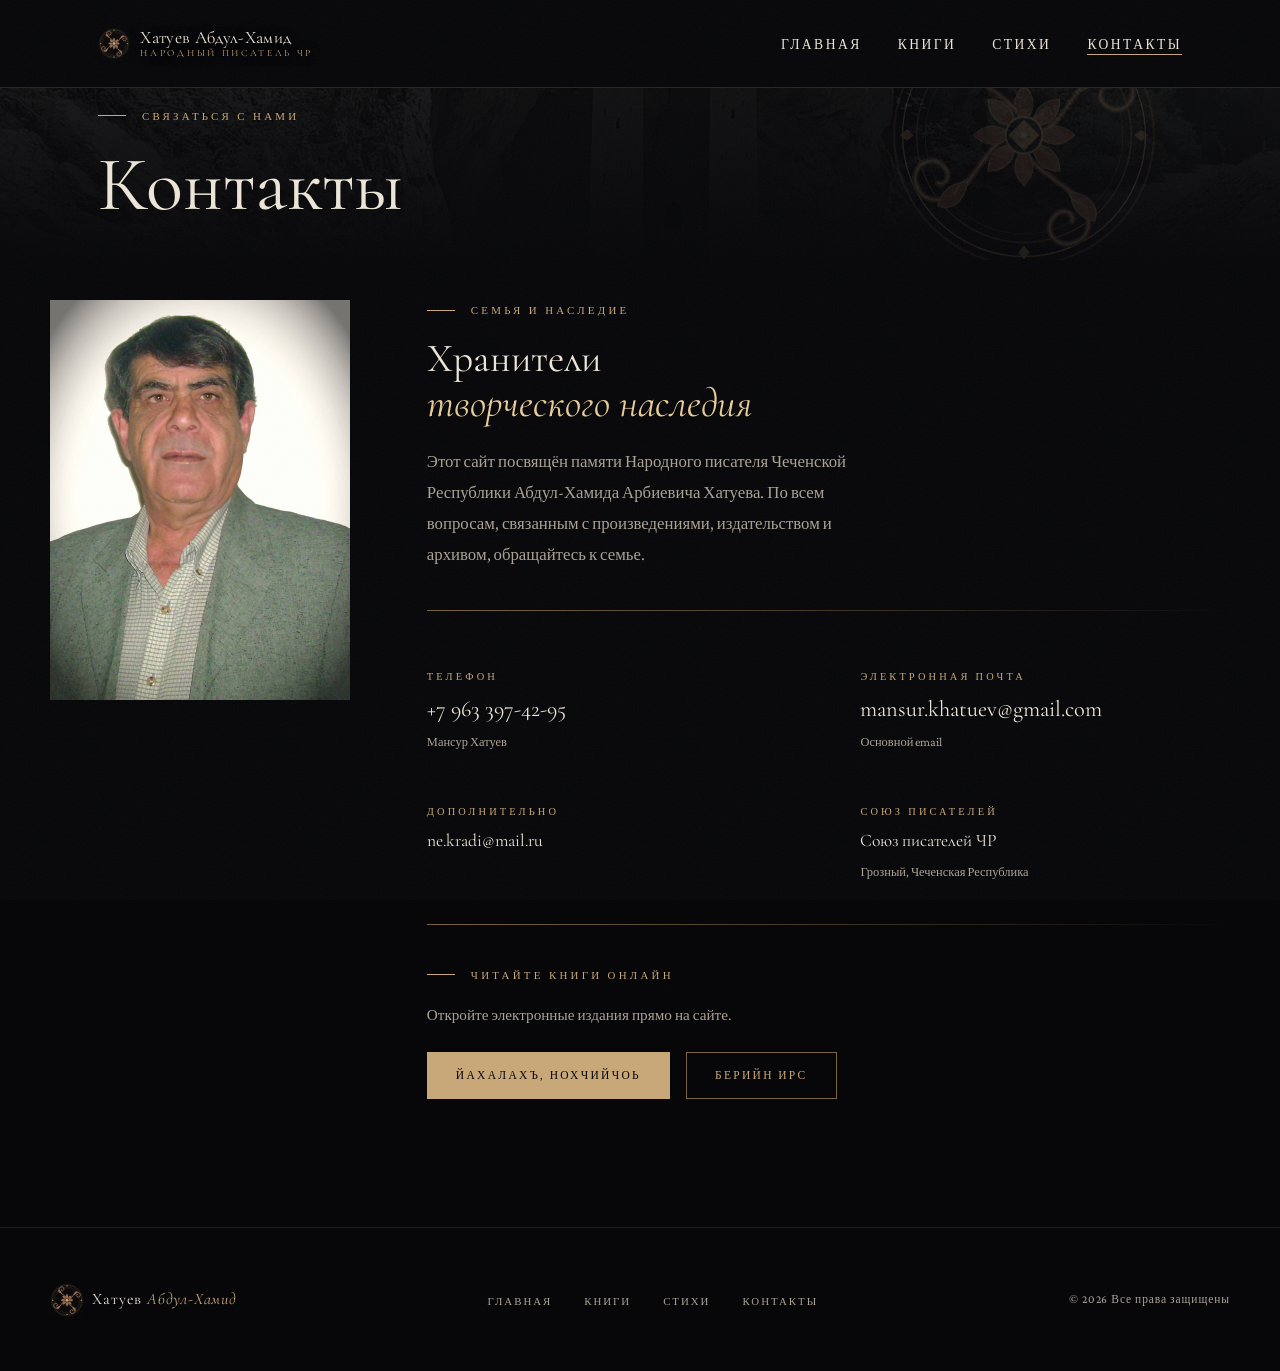
<file: kontakty.html>
<!DOCTYPE html>
<html lang="ru">
<head>
  <meta charset="UTF-8">
  <meta name="viewport" content="width=device-width, initial-scale=1.0">
  <script>
    (() => {
      const isIOS = /iPhone|iPad|iPod/.test(navigator.userAgent)
        || (navigator.platform === 'MacIntel' && navigator.maxTouchPoints > 1);
      const isStandalone = navigator.standalone === true
        || window.matchMedia('(display-mode: standalone)').matches;
      document.querySelector('meta[name="viewport"]').setAttribute(
        'content',
        `width=device-width, initial-scale=1.0, viewport-fit=${isIOS && !isStandalone ? 'contain' : 'cover'}`
      );
    })();
  </script>
  <meta name="theme-color" content="#07070A">
  <meta name="apple-mobile-web-app-capable" content="yes">
  <meta name="apple-mobile-web-app-title" content="Хатуев">
  <meta name="apple-mobile-web-app-status-bar-style" content="black-translucent">
  <link rel="manifest" href="manifest.webmanifest">
  <link rel="icon" type="image/png" sizes="192x192" href="images/icons/pwa-book-towers-192.png">
  <link rel="apple-touch-icon" sizes="180x180" href="images/icons/apple-touch-book-towers-180.png">
  <meta name="description" content="Контакты — Хатуев Абдул-Хамид Арбиевич, Народный писатель Чеченской Республики">
  <title>Контакты — Хатуев Абдул-Хамид Арбиевич</title>
  <link rel="preconnect" href="https://fonts.googleapis.com">
  <link rel="preconnect" href="https://fonts.gstatic.com" crossorigin>
  <link href="https://fonts.googleapis.com/css2?family=Cormorant+Garamond:ital,wght@0,300;0,400;0,500;0,600;1,300;1,400;1,500&family=Crimson+Pro:ital,wght@0,400;0,500;0,600;1,400;1,500&display=swap" rel="stylesheet">
  <link rel="stylesheet" href="css/style-v40.css">
  <style>
    .contact-portrait {
      width: 100%;
      max-width: 360px;
      height: auto;
      object-fit: contain;
      display: block;
    }
    .contacts-layout {
      display: grid;
      grid-template-columns: 300px 1fr;
      gap: clamp(3rem, 6vw, 6rem);
      align-items: start;
      margin-top: 0;
    }
    .gold-line {
      width: 100%;
      height: 1px;
      background: linear-gradient(to right, var(--gold-dim), transparent);
      margin: 2.5rem 0;
    }
    @media (max-width: 720px) {
      .contacts-layout { grid-template-columns: 1fr; }
      .contact-portrait { max-width: 220px; }
    }
  </style>
</head>
<body class="page-contacts">

  <!-- ═══ NAVIGATION ═══ -->
  <nav class="nav scrolled" id="nav">
    <div class="nav__inner">
      <a href="index.html" class="nav__logo">
        <span class="nav__logo-name">Хатуев Абдул-Хамид</span>
        <span class="nav__logo-title">Народный писатель ЧР</span>
      </a>
      <ul class="nav__links">
        <li><a href="index.html">Главная</a></li>
        <li><a href="knigi.html">Книги</a></li>
        <li><a href="stikhi.html">Стихи</a></li>
        <li><a href="kontakty.html" class="active">Контакты</a></li>
      </ul>
      <button class="nav__hamburger" aria-label="Меню" aria-expanded="false" aria-controls="nav-drawer">
        <span></span><span></span><span></span>
      </button>
    </div>
  </nav>

  <div class="nav__drawer" id="nav-drawer" aria-hidden="true" inert>
    <ul>
      <li><a href="index.html">Главная</a></li>
      <li><a href="knigi.html">Книги</a></li>
      <li><a href="stikhi.html">Стихи</a></li>
      <li><a href="kontakty.html">Контакты</a></li>
    </ul>
  </div>

  <!-- ═══ PAGE HERO ═══ -->
  <section class="page-hero" style="padding-top: var(--nav-total-h);">
    <div class="page-hero__bg" style="background-image: url('images/ushkaloy-towers.jpg'); background-position: 50% 58%;"></div>
    <div class="page-hero__overlay"></div>
    <div class="page-hero__content">
      <div class="eyebrow">Связаться с нами</div>
      <h1 class="h2" style="font-size: clamp(2.5rem, 6vw, 5rem);">Контакты</h1>
    </div>
  </section>

  <!-- ═══ CONTACTS ═══ -->
  <section class="section">
    <div class="container">

      <div class="contacts-layout">

        <!-- Portrait column -->
        <div class="reveal">
          <img
            src="images/portrait-official.jpg"
            alt="Хатуев Абдул-Хамид Арбиевич"
            class="contact-portrait"
            loading="lazy"
          >
        </div>

        <!-- Info column -->
        <div>
          <div class="reveal">
            <div class="eyebrow">Семья и наследие</div>
            <h2 class="h2" style="font-size: clamp(1.8rem, 3.5vw, 2.5rem);">
              Хранители<br><em>творческого наследия</em>
            </h2>
            <p style="margin-top:1.25rem; color: var(--muted); line-height:1.85; max-width:460px;">
              Этот сайт посвящён памяти Народного писателя Чеченской Республики Абдул-Хамида Арбиевича Хатуева. По всем вопросам, связанным с произведениями, издательством и архивом, обращайтесь к семье.
            </p>
          </div>

          <div class="gold-line reveal"></div>

          <div class="contacts-grid reveal">

            <div class="contact-item">
              <div class="contact-item__label">Телефон</div>
              <div class="contact-item__value">
                <a href="tel:+79633974295">+7 963 397-42-95</a>
              </div>
              <div class="contact-item__note">Мансур Хатуев</div>
            </div>

            <div class="contact-item">
              <div class="contact-item__label">Электронная почта</div>
              <div class="contact-item__value">
                <a href="mailto:mansur.khatuev@gmail.com">mansur.khatuev@gmail.com</a>
              </div>
              <div class="contact-item__note">Основной email</div>
            </div>

            <div class="contact-item">
              <div class="contact-item__label">Дополнительно</div>
              <div class="contact-item__value" style="font-size: 1.1rem;">
                <a href="mailto:ne.kradi@mail.ru">ne.kradi@mail.ru</a>
              </div>
            </div>

            <div class="contact-item">
              <div class="contact-item__label">Союз писателей</div>
              <div class="contact-item__value" style="font-size: 1.1rem;">
                Союз писателей ЧР
              </div>
              <div class="contact-item__note">Грозный, Чеченская Республика</div>
            </div>

          </div>

          <div class="gold-line reveal"></div>

          <div class="reveal" style="max-width: 460px;">
            <div class="eyebrow" style="margin-bottom:1rem;">Читайте книги онлайн</div>
            <p style="color: var(--muted); margin-bottom: 1.5rem; font-size: 0.95rem; line-height:1.8;">
              Откройте электронные издания прямо на сайте.
            </p>
            <div style="display:flex; gap:1rem; flex-wrap:wrap;">
              <a href="reader.html?book=1" class="btn btn--gold">
                Йахалахъ, Нохчийчоь
              </a>
              <a href="reader.html?book=2" class="btn btn--outline">
                Берийн ирс
              </a>
            </div>
          </div>

        </div>
      </div>

    </div>
  </section>

  <!-- ═══ FOOTER ═══ -->
  <footer class="footer">
    <div class="footer__inner">
      <div class="footer__logo">Хатуев <span>Абдул-Хамид</span></div>
      <ul class="footer__nav">
        <li><a href="index.html">Главная</a></li>
        <li><a href="knigi.html">Книги</a></li>
        <li><a href="stikhi.html">Стихи</a></li>
        <li><a href="kontakty.html">Контакты</a></li>
      </ul>
      <p class="footer__copy">© 2026 Все права защищены</p>
</div>
  </footer>

  <script src="js/main.js?v=24"></script>
  <script src="js/pwa.js?v=1"></script>
</body>
</html>
</file>
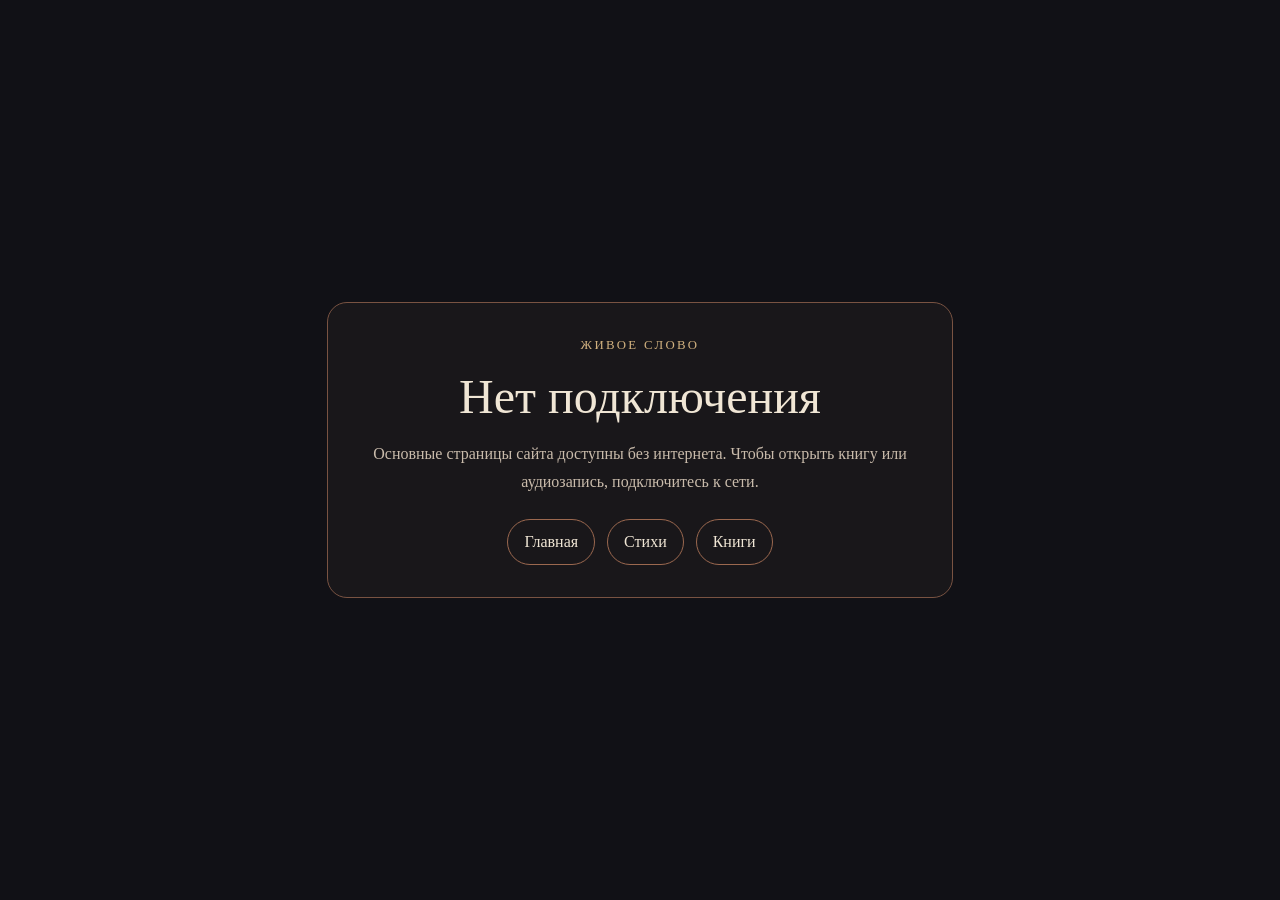
<file: offline.html>
<!doctype html>
<html lang="ru">
<head>
  <meta charset="utf-8">
  <meta name="viewport" content="width=device-width, initial-scale=1, viewport-fit=cover">
  <meta name="theme-color" content="#111116">
  <title>Нет подключения — Хатуев Абдул-Хамид</title>
  <style>
    :root { color-scheme: dark; font-family: Georgia, serif; background: #111116; color: #f0e6d5; }
    body { min-height: 100vh; margin: 0; display: grid; place-items: center; padding: 24px; box-sizing: border-box; }
    main { width: min(100%, 560px); padding: 32px; border: 1px solid #795342; border-radius: 20px; background: #19171a; text-align: center; }
    .eyebrow { color: #d1b17f; font-size: .8rem; letter-spacing: .18em; text-transform: uppercase; }
    h1 { margin: 16px 0; font-size: clamp(2rem, 8vw, 3rem); font-weight: 400; }
    p { line-height: 1.7; color: #c9bbab; }
    nav { display: flex; flex-wrap: wrap; justify-content: center; gap: 12px; margin-top: 24px; }
    a { min-height: 44px; display: inline-flex; align-items: center; padding: 0 16px; border: 1px solid #9b684f; border-radius: 999px; color: #f0e6d5; text-decoration: none; }
    a:focus-visible { outline: 2px solid #d1b17f; outline-offset: 3px; }
  </style>
</head>
<body>
  <main>
    <span class="eyebrow">Живое слово</span>
    <h1>Нет подключения</h1>
    <p>Основные страницы сайта доступны без интернета. Чтобы открыть книгу или аудиозапись, подключитесь к сети.</p>
    <nav aria-label="Основные страницы">
      <a href="index.html">Главная</a>
      <a href="stikhi.html">Стихи</a>
      <a href="knigi.html">Книги</a>
    </nav>
  </main>
</body>
</html>
</file>
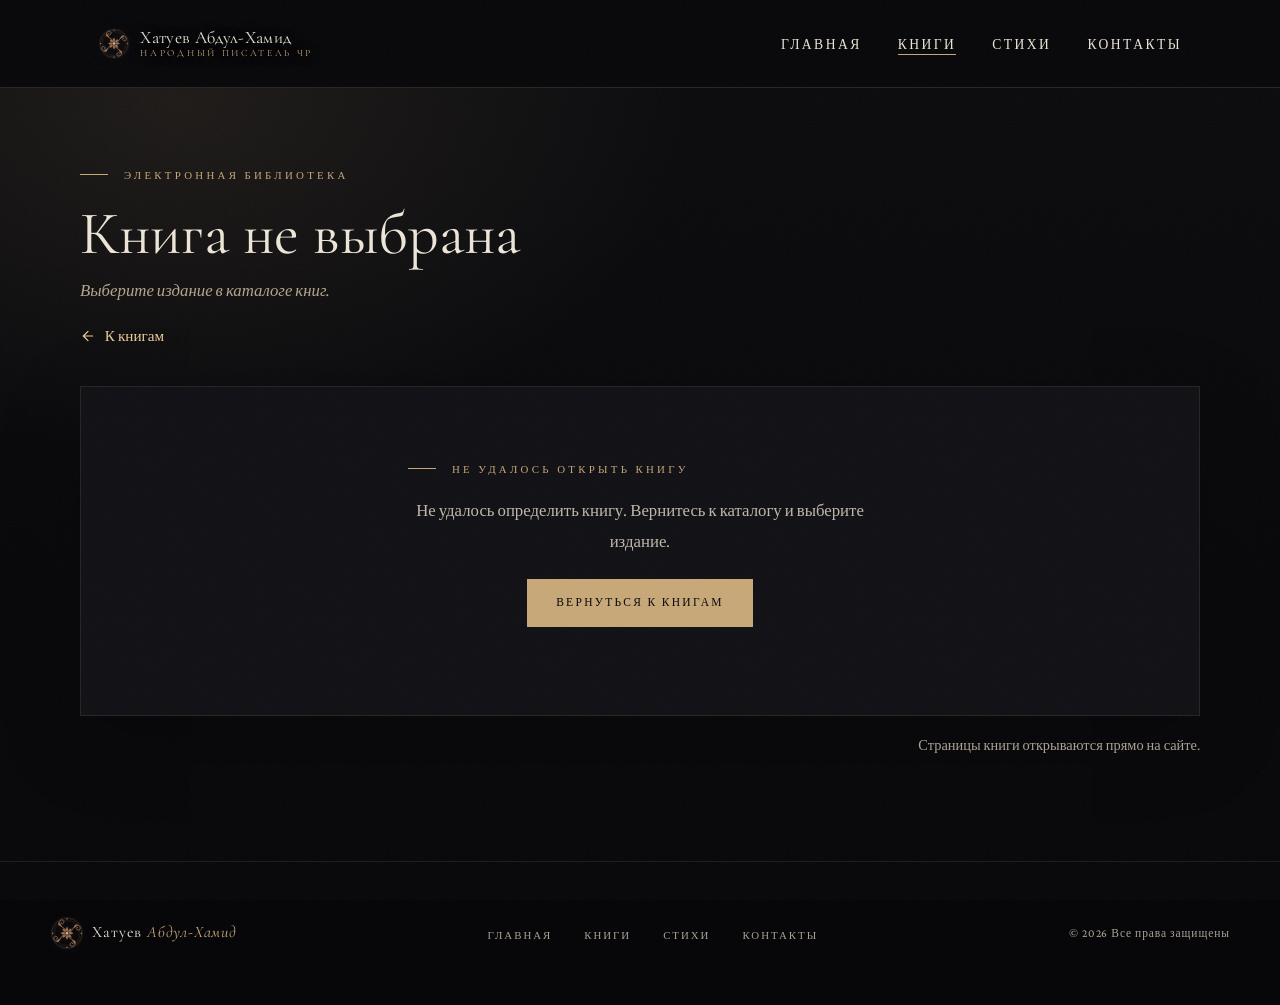
<file: reader.html>
<!DOCTYPE html>
<html lang="ru">
<head>
  <meta charset="UTF-8">
  <meta name="viewport" content="width=device-width, initial-scale=1.0">
  <script>
    (() => {
      const isIOS = /iPhone|iPad|iPod/.test(navigator.userAgent)
        || (navigator.platform === 'MacIntel' && navigator.maxTouchPoints > 1);
      const isStandalone = navigator.standalone === true
        || window.matchMedia('(display-mode: standalone)').matches;
      document.querySelector('meta[name="viewport"]').setAttribute(
        'content',
        `width=device-width, initial-scale=1.0, viewport-fit=${isIOS && !isStandalone ? 'contain' : 'cover'}`
      );
    })();
  </script>
  <meta name="theme-color" content="#07070A">
  <meta name="apple-mobile-web-app-capable" content="yes">
  <meta name="apple-mobile-web-app-title" content="Хатуев">
  <meta name="apple-mobile-web-app-status-bar-style" content="black-translucent">
  <link rel="manifest" href="manifest.webmanifest">
  <link rel="icon" type="image/png" sizes="192x192" href="images/icons/pwa-book-towers-192.png">
  <link rel="apple-touch-icon" sizes="180x180" href="images/icons/apple-touch-book-towers-180.png">
  <meta name="description" content="Читайте книги Хатуева Абдул-Хамида Арбиевича онлайн.">
  <title>Читать книгу — Хатуев Абдул-Хамид Арбиевич</title>
  <link rel="preconnect" href="https://fonts.googleapis.com">
  <link rel="preconnect" href="https://fonts.gstatic.com" crossorigin>
  <link href="https://fonts.googleapis.com/css2?family=Cormorant+Garamond:ital,wght@0,300;0,400;0,500;0,600;1,300;1,400;1,500&family=Crimson+Pro:ital,wght@0,400;0,500;0,600;1,400;1,500&display=swap" rel="stylesheet">
  <link rel="stylesheet" href="css/style-v40.css">
  <link rel="stylesheet" href="css/reader.css?v=5">
</head>
<body class="page-reader">
  <nav class="nav scrolled" id="nav">
    <div class="nav__inner">
      <a href="index.html" class="nav__logo">
        <span class="nav__logo-name">Хатуев Абдул-Хамид</span>
        <span class="nav__logo-title">Народный писатель ЧР</span>
      </a>
      <ul class="nav__links">
        <li><a href="index.html">Главная</a></li>
        <li><a href="knigi.html" class="active" aria-current="page">Книги</a></li>
        <li><a href="stikhi.html">Стихи</a></li>
        <li><a href="kontakty.html">Контакты</a></li>
      </ul>
      <button class="nav__hamburger" aria-label="Меню" aria-expanded="false" aria-controls="nav-drawer">
        <span></span><span></span><span></span>
      </button>
    </div>
  </nav>

  <div class="nav__drawer" id="nav-drawer" aria-hidden="true" inert>
    <ul>
      <li><a href="index.html">Главная</a></li>
      <li><a href="knigi.html">Книги</a></li>
      <li><a href="stikhi.html">Стихи</a></li>
      <li><a href="kontakty.html">Контакты</a></li>
    </ul>
  </div>

  <main class="reader-page">
    <div class="reader-page__inner">
      <header class="reader-heading">
        <div class="eyebrow">Электронная библиотека</div>
        <h1 id="reader-title">Открываем книгу</h1>
        <p class="reader-heading__meta" id="reader-meta">Чтение онлайн</p>
        <a class="reader-back" href="knigi.html">
          <svg class="ui-icon ui-icon--arrow" viewBox="0 0 24 24" aria-hidden="true" focusable="false"><path d="M19 12H5m7 7-7-7 7-7"/></svg>
          К книгам
        </a>
      </header>

      <section class="reader-card" aria-label="Просмотр книги">
        <div class="reader-toolbar" id="reader-toolbar" aria-label="Управление страницами" hidden>
          <div class="reader-toolbar__pages">
            <button class="reader-control" id="reader-prev" type="button" aria-label="Предыдущая страница" title="Предыдущая страница" aria-controls="reader-canvas" disabled>
              <svg class="ui-icon ui-icon--chevron" viewBox="0 0 24 24" aria-hidden="true" focusable="false"><path d="m15 18-6-6 6-6"/></svg>
            </button>
            <label class="reader-page-label" for="reader-page-number">Страница</label>
            <input class="reader-page-number" id="reader-page-number" type="number" min="1" value="1" inputmode="numeric" aria-label="Номер страницы" aria-controls="reader-canvas" disabled>
            <span class="reader-page-total">из <span id="reader-page-count">—</span></span>
            <button class="reader-control" id="reader-next" type="button" aria-label="Следующая страница" title="Следующая страница" aria-controls="reader-canvas" disabled>
              <svg class="ui-icon ui-icon--chevron" viewBox="0 0 24 24" aria-hidden="true" focusable="false"><path d="m9 18 6-6-6-6"/></svg>
            </button>
          </div>
          <div class="reader-toolbar__zoom" aria-label="Масштаб страницы">
            <button class="reader-control" id="reader-zoom-out" type="button" aria-label="Уменьшить масштаб" title="Уменьшить масштаб" disabled>
              <svg class="ui-icon ui-icon--zoom" viewBox="0 0 24 24" aria-hidden="true" focusable="false"><circle cx="10.5" cy="10.5" r="6.5"/><path d="M7.5 10.5h6m2 5 4.5 4.5"/></svg>
            </button>
            <button class="reader-control reader-control--fit" id="reader-fit" type="button" disabled>По ширине</button>
            <button class="reader-control" id="reader-zoom-in" type="button" aria-label="Увеличить масштаб" title="Увеличить масштаб" disabled>
              <svg class="ui-icon ui-icon--zoom" viewBox="0 0 24 24" aria-hidden="true" focusable="false"><circle cx="10.5" cy="10.5" r="6.5"/><path d="M10.5 7.5v6m-3-3h6m2 5 4.5 4.5"/></svg>
            </button>
          </div>
        </div>

        <p class="reader-status" id="reader-status" role="status" aria-live="polite">Загружаем книгу…</p>
        <div class="reader-error" id="reader-error" role="alert" hidden>
          <div class="eyebrow">Не удалось открыть книгу</div>
          <p id="reader-error-message">Проверьте соединение и попробуйте открыть книгу ещё раз.</p>
          <a class="btn btn--gold" href="knigi.html">Вернуться к книгам</a>
        </div>
        <div class="reader-page-frame" id="reader-page-frame" hidden>
          <canvas id="reader-canvas" aria-label="Страница книги"></canvas>
        </div>
        <div class="reader-toolbar reader-toolbar--bottom" id="reader-toolbar-bottom" aria-label="Навигация внизу книги" hidden>
          <div class="reader-toolbar__pages">
            <button class="reader-control" id="reader-prev-bottom" type="button" aria-label="Предыдущая страница" title="Предыдущая страница" aria-controls="reader-canvas" disabled>
              <svg class="ui-icon ui-icon--chevron" viewBox="0 0 24 24" aria-hidden="true" focusable="false"><path d="m15 18-6-6 6-6"/></svg>
            </button>
            <label class="reader-page-label" for="reader-page-number-bottom">Страница</label>
            <input class="reader-page-number" id="reader-page-number-bottom" type="number" min="1" value="1" inputmode="numeric" aria-label="Номер страницы внизу книги" aria-controls="reader-canvas" disabled>
            <span class="reader-page-total">из <span id="reader-page-count-bottom">—</span></span>
            <button class="reader-control" id="reader-next-bottom" type="button" aria-label="Следующая страница" title="Следующая страница" aria-controls="reader-canvas" disabled>
              <svg class="ui-icon ui-icon--chevron" viewBox="0 0 24 24" aria-hidden="true" focusable="false"><path d="m9 18 6-6-6-6"/></svg>
            </button>
          </div>
        </div>
      </section>
      <p class="reader-note">Страницы книги открываются прямо на сайте. <span id="reader-swipe-note" hidden>На сенсорном экране листайте их влево или вправо в режиме «По ширине».</span></p>
    </div>
  </main>

  <footer class="footer">
    <div class="footer__inner">
      <div class="footer__logo">Хатуев <span>Абдул-Хамид</span></div>
      <ul class="footer__nav">
        <li><a href="index.html">Главная</a></li>
        <li><a href="knigi.html">Книги</a></li>
        <li><a href="stikhi.html">Стихи</a></li>
        <li><a href="kontakty.html">Контакты</a></li>
      </ul>
      <p class="footer__copy">© 2026 Все права защищены</p>
    </div>
  </footer>

  <script src="js/main.js?v=24"></script>
  <!-- PDF.js 6.4.299, vendored under the Apache-2.0 license. -->
  <script type="module" src="js/book-reader.js?v=3"></script>
  <script src="js/pwa.js?v=1"></script>
</body>
</html>
</file>
<file: css/style-v40.css>
@import url('https://fonts.googleapis.com/css2?family=Cormorant+Garamond:ital,wght@0,300;0,400;0,500;0,600;1,300;1,400;1,500&family=Crimson+Pro:ital,wght@0,400;0,500;0,600;1,400;1,500&display=swap');

/* ═══════════════════════════════════════════
   DESIGN TOKENS
═══════════════════════════════════════════ */
:root {
  --bg:            #07070A;
  --bg-surface:    #0C0C10;
  --bg-card:       #111116;
  --bg-hover:      #17171E;
  --gold:          #C8A878;
  --gold-bright:   #E8CC98;
  --gold-dim:      #7A6440;
  --gold-line:     rgba(200,168,120,0.18);
  --cream:         #EDE6D8;
  --text:          #C0B8A8;
  --muted:         #706860;
  --border:        rgba(200,168,120,0.12);
  --ff-display:    'Cormorant Garamond', Georgia, serif;
  --ff-body:       'Crimson Pro', Georgia, serif;
  --ease:          cubic-bezier(0.16, 1, 0.3, 1);
  --nav-h:         88px;
  --safe-top:      0px;
  --nav-total-h:   calc(var(--nav-h) + var(--safe-top));
  --max-w:         1180px;
  --gap-section:   clamp(5rem, 10vw, 9rem);
  --px:            clamp(1.25rem, 5vw, 3rem);
}
@supports (padding-top: constant(safe-area-inset-top)) {
  :root { --safe-top: constant(safe-area-inset-top); }
}
@supports (padding-top: env(safe-area-inset-top)) {
  :root { --safe-top: env(safe-area-inset-top, 0px); }
}

/* ═══════════════════════════════════════════
   RESET & BASE
═══════════════════════════════════════════ */
*, *::before, *::after { box-sizing: border-box; margin: 0; padding: 0; }
html {
  background-color: var(--bg);
  scroll-behavior: smooth;
  scroll-padding-top: var(--nav-total-h);
}
body {
  background: var(--bg);
  color: var(--text);
  font-family: var(--ff-body);
  font-size: clamp(1.05rem, 1.2vw, 1.125rem);
  line-height: 1.85;
  overflow-x: hidden;
  -webkit-font-smoothing: antialiased;
  -moz-osx-font-smoothing: grayscale;
}
html.ios26-safari-scroll-locked {
  height: 100%;
  overflow: hidden;
  background: #000;
}
html.ios26-safari-scroll-locked body {
  height: 100%;
  overflow: hidden;
  overscroll-behavior: none;
  background: #000;
}
.ios26-page-scroll {
  position: fixed;
  inset: 0;
  z-index: 0;
  overflow-x: hidden;
  overflow-y: auto;
  overscroll-behavior-y: contain;
  -webkit-overflow-scrolling: touch;
  background: var(--bg);
}
a { color: inherit; text-decoration: none; }
img { display: block; max-width: 100%; }
button { font-family: inherit; cursor: pointer; background: none; border: none; }

/* Grain overlay */
body::before {
  content: '';
  position: fixed;
  inset: 0;
  z-index: 9998;
  pointer-events: none;
  opacity: 0.04;
  background-image: url("data:image/svg+xml,%3Csvg xmlns='http://www.w3.org/2000/svg' width='200' height='200'%3E%3Cfilter id='n'%3E%3CfeTurbulence type='fractalNoise' baseFrequency='0.9' numOctaves='4' stitchTiles='stitch'/%3E%3C/filter%3E%3Crect width='200' height='200' filter='url(%23n)'/%3E%3C/svg%3E");
}

/* ═══════════════════════════════════════════
   NAVIGATION
═══════════════════════════════════════════ */
.nav {
  position: fixed;
  top: 0; left: 0; right: 0;
  height: var(--nav-total-h);
  padding-top: var(--safe-top);
  z-index: 1000;
  background: var(--bg);
  border-bottom: 1px solid rgba(200,168,120,0.18);
  transition: background 0.5s var(--ease), border-color 0.5s;
}
.nav.scrolled {
  background: var(--bg);
  border-bottom-color: var(--border);
}
.nav__inner {
  max-width: var(--max-w);
  margin: 0 auto;
  padding: 0 var(--px);
  height: 100%;
  display: flex;
  align-items: center;
  justify-content: space-between;
  gap: 2rem;
}
.nav__logo {
  font-family: var(--ff-display);
  font-weight: 400;
  color: var(--cream);
  display: flex;
  flex-direction: column;
  line-height: 1.15;
  letter-spacing: 0.02em;
  text-shadow: 0 1px 12px rgba(0,0,0,0.8);
}
.nav__logo-name { font-size: 1.1rem; }
.nav__logo-title {
  font-size: 0.6rem;
  letter-spacing: 0.28em;
  text-transform: uppercase;
  color: var(--gold);
}
.nav__links {
  display: flex;
  align-items: center;
  gap: 2.25rem;
  list-style: none;
}
.nav__links a {
  font-size: 0.85rem;
  letter-spacing: 0.18em;
  text-transform: uppercase;
  color: var(--cream);
  text-shadow: none;
  transition: color 0.25s;
  position: relative;
  padding-bottom: 3px;
}
.nav__links a::after {
  content: '';
  position: absolute;
  bottom: 0; left: 0; right: 100%;
  height: 1px;
  background: var(--gold);
  transition: right 0.35s var(--ease);
}
.nav__links a:hover,
.nav__links a.active { color: var(--cream); }
.nav__links a:hover::after,
.nav__links a.active::after { right: 0; }

/* Hamburger */
.nav__hamburger {
  display: none;
  flex-direction: column;
  justify-content: center;
  gap: 6px;
  padding: 8px;
  color: var(--cream);
  filter: drop-shadow(0 1px 6px rgba(0,0,0,0.8));
}
.nav__hamburger span {
  display: block;
  width: 22px;
  height: 1px;
  background: currentColor;
  transition: transform 0.35s var(--ease), opacity 0.25s;
  transform-origin: center;
}
.nav__hamburger.open span:nth-child(1) { transform: translateY(7px) rotate(45deg); }
.nav__hamburger.open span:nth-child(2) { opacity: 0; transform: scaleX(0); }
.nav__hamburger.open span:nth-child(3) { transform: translateY(-7px) rotate(-45deg); }

/* Mobile overlay menu */
.nav__drawer {
  position: fixed;
  top: var(--nav-total-h); left: 0; right: 0; bottom: 0;
  background: rgba(7,7,10,0.98);
  backdrop-filter: blur(24px);
  display: flex;
  flex-direction: column;
  justify-content: center;
  padding: 3rem var(--px);
  transform: translateX(100%);
  transition: transform 0.5s var(--ease);
  z-index: 999;
  border-top: 1px solid var(--border);
}
.nav__drawer.open { transform: translateX(0); }
.nav__drawer ul { list-style: none; display: flex; flex-direction: column; gap: 2rem; }
.nav__drawer a {
  font-family: var(--ff-display);
  font-size: clamp(2rem, 8vw, 3rem);
  font-weight: 300;
  color: var(--cream);
  letter-spacing: 0.03em;
  transition: color 0.2s;
  display: inline-block;
}
.nav__drawer a:hover { color: var(--gold); }

/* ═══════════════════════════════════════════
   HERO
═══════════════════════════════════════════ */
.hero {
  position: relative;
  min-height: max(720px, 100svh);
  display: flex;
  align-items: center;
  padding-block: calc(var(--nav-total-h) + 2rem) 4rem;
  overflow: hidden;
  isolation: isolate;
}
.hero__bg {
  position: absolute;
  inset: 0;
  pointer-events: none;
  overflow: hidden;
}
.hero-photo {
  position: absolute;
  inset: -1.5%;
  background: url('../images/ushkaloy-hero-photoreal-20261101.webp') 56% 54% / cover no-repeat;
  transform-origin: 56% 54%;
  animation: hero-photo-arrive 1.6s var(--ease) both;
}
@keyframes hero-photo-arrive {
  from { opacity: .55; transform: scale(1.035); }
  to { opacity: 1; transform: scale(1); }
}
.hero-ornament {
  position: absolute;
  z-index: 1;
  pointer-events: none;
}
.hero-mist {
  position: absolute;
  pointer-events: none;
  filter: blur(28px);
}
.hero-mist--far {
  left: -15%;
  top: 28%;
  width: 70%;
  height: 46%;
  background: radial-gradient(ellipse at 40% 60%, rgba(237,230,216,0.16) 0%, transparent 68%);
  animation: hero-mist-a 24s ease-in-out infinite;
}
.hero-mist--near {
  right: -10%;
  bottom: 8%;
  width: 62%;
  height: 42%;
  background: radial-gradient(ellipse at 60% 70%, rgba(200,168,120,0.14) 0%, transparent 70%);
  animation: hero-mist-b 32s ease-in-out infinite;
}
.hero-glow {
  position: absolute;
  right: 6%;
  top: 22%;
  width: 46%;
  height: 48%;
  background: radial-gradient(ellipse at 70% 40%, rgba(232,204,152,0.14) 0%, transparent 62%);
  animation: hero-glow 18s ease-in-out infinite;
  mix-blend-mode: screen;
}
.hero__overlay {
  position: absolute;
  inset: 0;
  pointer-events: none;
  background:
    linear-gradient(to bottom,
      rgba(7,7,10,0.72) 0%,
      rgba(7,7,10,0.28) 12%,
      transparent 28%),
    linear-gradient(to right,
      rgba(7,7,10,0.96) 0%,
      rgba(7,7,10,0.84) 34%,
      rgba(7,7,10,0.18) 70%,
      rgba(7,7,10,0.04) 100%),
    linear-gradient(to top,
      rgba(7,7,10,0.9) 0%,
      rgba(7,7,10,0.22) 22%,
      transparent 48%);
}

@keyframes hero-mist-a {
  0%, 100% { transform: translate(0, 0); opacity: 0.75; }
  50% { transform: translate(3%, -2%); opacity: .92; }
}
@keyframes hero-mist-b {
  0%, 100% { transform: translate(0, 0); opacity: 0.7; }
  50% { transform: translate(-2.5%, 1.5%); opacity: .9; }
}
@keyframes hero-glow {
  0%, 100% { opacity: 0.7; }
  50% { opacity: 1; }
}

@media (max-width: 860px) {
  .hero__overlay {
    background:
      linear-gradient(to right,
        rgba(7,7,10,0.78) 0%,
        rgba(7,7,10,0.42) 60%,
        rgba(7,7,10,0.12) 100%),
      linear-gradient(to bottom,
        rgba(7,7,10,0.78) 0%,
        rgba(7,7,10,0.3) 14%,
        transparent 32%),
      linear-gradient(to top,
        rgba(7,7,10,0.97) 0%,
        rgba(7,7,10,0.78) 36%,
        rgba(7,7,10,0.16) 62%,
        rgba(7,7,10,0.2) 100%);
  }
}

@media (prefers-reduced-motion: reduce) {
  .hero-photo,
  .hero-mist--far,
  .hero-mist--near,
  .hero-glow,
  .hero__eyebrow,
  .hero__name,
  .hero__dates,
  .hero__quote,
  .hero__cta {
    animation: none !important;
  }
  .hero-photo { opacity: 1; transform: none; }
  .hero__eyebrow, .hero__name, .hero__dates, .hero__quote, .hero__cta { opacity: 1; transform: none; }
}

.hero__content {
  position: relative;
  z-index: 2;
  max-width: 820px;
  margin: 0;
  padding: 0 clamp(1.5rem, 5.2vw, 6.25rem);
  width: 100%;
}
.hero__eyebrow {
  display: flex;
  align-items: center;
  gap: 1rem;
  font-size: 0.68rem;
  letter-spacing: 0.3em;
  text-transform: uppercase;
  color: var(--gold);
  margin-bottom: 1.5rem;
  opacity: 0;
  transform: translateY(20px);
  animation: slideUp 0.9s 0.2s var(--ease) forwards;
}
.hero__eyebrow::before {
  content: '';
  width: 40px;
  height: 1px;
  background: var(--gold);
  flex-shrink: 0;
  transform: scaleX(0);
  transform-origin: left center;
  animation: hero-rule-in .65s .72s var(--ease) forwards;
}
@keyframes hero-rule-in { to { transform: scaleX(1); } }
.hero__name-sub {
  opacity: 0;
  transform: translateY(12px);
  animation: hero-subtitle-in .7s .76s var(--ease) forwards;
}
@keyframes hero-subtitle-in {
  to { opacity: 1; transform: translateY(0); }
}
.hero__name {
  font-family: var(--ff-display);
  font-size: clamp(2.8rem, 7vw, 6.5rem);
  font-weight: 300;
  line-height: 1.06;
  color: var(--cream);
  margin-bottom: 0.6rem;
  opacity: 0;
  transform: translateY(35px);
  animation: slideUp 1.1s 0.4s var(--ease) forwards;
}
.hero__name-sub {
  display: block;
  font-style: italic;
  font-weight: 300;
  color: var(--gold-bright);
  font-size: 0.68em;
}
.hero__dates {
  font-size: 0.78rem;
  letter-spacing: 0.25em;
  color: #f3e6d0;
  margin-bottom: 3rem;
  opacity: 0;
  animation: slideUp 0.9s 0.65s var(--ease) forwards;
}
.hero__quote {
  max-width: 440px;
  border-left: 2px solid rgba(200,168,120,0.5);
  padding-left: 1.5rem;
  font-style: italic;
  font-size: clamp(1rem, 1.4vw, 1.15rem);
  color: #f3eadd;
  line-height: 1.75;
  opacity: 0;
  animation: slideUp 0.9s 0.85s var(--ease) forwards;
}
.hero__quote-attr {
  display: block;
  margin-top: 0.75rem;
  font-style: normal;
  font-size: 0.7rem;
  letter-spacing: 0.2em;
  text-transform: uppercase;
  color: var(--gold);
}
.hero__cta {
  margin-top: 2.5rem;
  display: flex;
  gap: 1rem;
  flex-wrap: wrap;
  opacity: 1;
}
.hero__cta .btn {
  opacity: 0;
  animation: hero-cta-in .7s 1.48s var(--ease) forwards;
}
.hero__cta .btn--outline { animation-delay: 1.62s; }
@keyframes hero-cta-in {
  to { opacity: 1; transform: translateY(0); }
}
.btn {
  display: inline-flex;
  align-items: center;
  gap: 0.6rem;
  padding: 0.75rem 1.75rem;
  font-family: var(--ff-body);
  font-size: 0.72rem;
  letter-spacing: 0.2em;
  text-transform: uppercase;
  transition: all 0.3s var(--ease);
  cursor: pointer;
}
.ui-icon {
  display: inline-block;
  width: 1em;
  height: 1em;
  flex: 0 0 auto;
  vertical-align: -0.15em;
  fill: none;
  stroke: currentColor;
  stroke-width: 1.8;
  stroke-linecap: round;
  stroke-linejoin: round;
}
.ui-icon--arrow-down {
  width: 0.9rem;
  height: 0.9rem;
  transition: transform 0.3s var(--ease);
}
.hero__cta .btn--outline:hover .ui-icon--arrow-down,
.hero__cta .btn--outline:focus-visible .ui-icon--arrow-down {
  transform: translateY(3px);
}
.btn--gold {
  background: var(--gold);
  color: var(--bg);
  border: 1px solid var(--gold);
}
.hero__cta .btn--gold { position: relative; overflow: hidden; }
.hero__cta .btn--gold::after {
  position: absolute;
  inset: -50% auto -50% -42%;
  width: 28%;
  background: linear-gradient(90deg, transparent, rgba(255,255,255,.38), transparent);
  content: '';
  transform: translateX(-180%) skewX(-22deg);
  transition: transform .7s var(--ease);
  pointer-events: none;
}
.hero__cta .btn--gold:hover::after,
.hero__cta .btn--gold:focus-visible::after {
  transform: translateX(650%) skewX(-22deg);
}
.hero__cta .btn:active { transform: translateY(1px) scale(.99); }
.btn--gold:hover {
  background: var(--gold-bright);
  border-color: var(--gold-bright);
}
.btn--outline {
  border: 1px solid var(--gold-dim);
  color: var(--gold);
}
.btn--outline:hover {
  border-color: var(--gold);
  color: var(--cream);
}
.hero__scroll-indicator {
  position: absolute;
  bottom: 2.5rem;
  right: var(--px);
  display: flex;
  flex-direction: column;
  align-items: center;
  gap: 8px;
  opacity: 0;
  animation: fadeIn 1s 1.8s forwards;
}
.hero__scroll-line {
  width: 1px;
  height: 48px;
  background: linear-gradient(to bottom, var(--gold-dim), transparent);
  animation: pulse 2s 2.5s ease-in-out infinite;
}
.hero__scroll-text {
  font-size: 0.58rem;
  letter-spacing: 0.3em;
  text-transform: uppercase;
  color: var(--muted);
  writing-mode: vertical-rl;
}
@media (prefers-reduced-motion: reduce) {
  .hero__eyebrow,
  .hero__eyebrow::before,
  .hero__name,
  .hero__name-sub,
  .hero__dates,
  .hero__quote,
  .hero__cta,
  .hero__cta .btn {
    animation: none !important;
    opacity: 1;
    transform: none;
  }
}
@media (prefers-reduced-motion: reduce) {
  .hero__eyebrow,
  .hero__name,
  .hero__dates,
  .hero__quote,
  .hero__cta {
    animation: none !important;
    opacity: 1;
    transform: none;
  }
}

/* ═══════════════════════════════════════════
   LAYOUT HELPERS
═══════════════════════════════════════════ */
.section { padding: var(--gap-section) var(--px); }
.section--alt { background: var(--bg-surface); }
.container { max-width: var(--max-w); margin: 0 auto; }
.section-header { margin-bottom: clamp(2.5rem, 5vw, 4rem); }
.eyebrow {
  display: flex;
  align-items: center;
  gap: 1rem;
  font-size: 0.68rem;
  letter-spacing: 0.3em;
  text-transform: uppercase;
  color: var(--gold);
  margin-bottom: 1rem;
}
.eyebrow::before {
  content: '';
  width: 28px;
  height: 1px;
  background: var(--gold);
  flex-shrink: 0;
}
.h2 {
  font-family: var(--ff-display);
  font-size: clamp(2.25rem, 4.5vw, 3.5rem);
  font-weight: 400;
  color: var(--cream);
  line-height: 1.12;
}
.h2 em { font-style: italic; color: var(--gold-bright); }
.lead {
  margin-top: 1rem;
  font-size: 1.05rem;
  color: #b4a68e;
  max-width: 520px;
}

/* Gold divider */
.divider {
  width: 60px;
  height: 1px;
  background: var(--gold);
  margin: 2rem 0;
}

/* ═══════════════════════════════════════════
   BIOGRAPHY SECTION
═══════════════════════════════════════════ */
.bio__grid {
  display: grid;
  grid-template-columns: 340px 1fr;
  gap: clamp(3rem, 6vw, 6rem);
  align-items: start;
}
.bio__portrait-wrap {
  position: relative;
  isolation: isolate;
}
.bio__portrait {
  width: 100%;
  aspect-ratio: 3/4;
  object-fit: cover;
  object-position: 50% 10%;
  display: block;
  filter: contrast(1.08) saturate(0.9) brightness(0.96);
  box-shadow: 0 28px 56px rgba(0,0,0,0.55);
}
.bio__frame {
  position: absolute;
  inset: 0;
  border: 1px solid rgba(200,168,120,0.55);
  box-shadow: inset 0 0 0 6px rgba(7,7,10,0.0), inset 0 0 0 7px rgba(200,168,120,0.28);
  pointer-events: none;
  z-index: 1;
}
.bio__frame::before {
  content: '';
  position: absolute;
  inset: 8px;
  border: 1px solid rgba(200,168,120,0.2);
  pointer-events: none;
}
.bio__frame::after {
  content: '';
  position: absolute;
  inset: -1px;
  background:
    linear-gradient(var(--gold-bright), var(--gold-bright)) top left / 26px 1.5px no-repeat,
    linear-gradient(var(--gold-bright), var(--gold-bright)) top left / 1.5px 26px no-repeat,
    linear-gradient(var(--gold-bright), var(--gold-bright)) top right / 26px 1.5px no-repeat,
    linear-gradient(var(--gold-bright), var(--gold-bright)) top right / 1.5px 26px no-repeat,
    linear-gradient(var(--gold-bright), var(--gold-bright)) bottom left / 26px 1.5px no-repeat,
    linear-gradient(var(--gold-bright), var(--gold-bright)) bottom left / 1.5px 26px no-repeat,
    linear-gradient(var(--gold-bright), var(--gold-bright)) bottom right / 26px 1.5px no-repeat,
    linear-gradient(var(--gold-bright), var(--gold-bright)) bottom right / 1.5px 26px no-repeat;
  pointer-events: none;
}
.bio__text-col { padding-top: 0.5rem; }
.bio__body {
  color: var(--text);
  line-height: 1.95;
  margin-bottom: 1.25rem;
}
.bio__badges {
  display: flex;
  flex-wrap: wrap;
  gap: 0.6rem;
  margin-top: 2rem;
}
.badge {
  padding: 0.35rem 0.9rem;
  border: 1px solid var(--border);
  font-size: 0.68rem;
  letter-spacing: 0.18em;
  text-transform: uppercase;
  color: var(--gold);
  white-space: nowrap;
}

/* ═══════════════════════════════════════════
   BOOKS GRID (homepage preview + full page)
═══════════════════════════════════════════ */
.books-grid {
  display: grid;
  grid-template-columns: repeat(auto-fill, minmax(190px, 1fr));
  gap: 2rem;
}
.books-grid--5 {
  grid-template-columns: repeat(5, 1fr);
}
.books-grid--6 {
  grid-template-columns: repeat(3, 1fr);
}
.book-card {
  display: flex;
  flex-direction: column;
}
.book-card__cover-wrap {
  position: relative;
  aspect-ratio: 1122 / 1402;
  overflow: hidden;
  background: var(--bg-card);
  flex-shrink: 0;
  box-shadow:
    0 12px 32px rgba(0,0,0,0.45),
    0 2px 0 rgba(200,168,120,0.12);
  border: 1px solid rgba(200,168,120,0.14);
}
.book-card__img {
  width: 100%;
  height: 100%;
  object-fit: contain;
  object-position: center;
  transition: transform 0.7s var(--ease);
}
.book-card:hover .book-card__img {
  transform: scale(1.03);
}
.book-card__sheen {
  position: absolute;
  inset: 0;
  background: linear-gradient(
    135deg,
    rgba(200,168,120,0.06) 0%,
    transparent 60%
  );
  pointer-events: none;
}
.book-card__action {
  position: absolute;
  inset: 0;
  background: linear-gradient(to top, rgba(7,7,10,0.95) 0%, transparent 55%);
  display: flex;
  align-items: flex-end;
  padding: 1.25rem;
  opacity: 0;
  transition: opacity 0.35s var(--ease);
}
.book-card:hover .book-card__action { opacity: 1; }
.book-card__read {
  display: inline-flex;
  align-items: center;
  gap: 0.5rem;
  padding: 0.55rem 1.1rem;
  border: 1px solid rgba(200,168,120,0.5);
  font-size: 0.65rem;
  letter-spacing: 0.2em;
  text-transform: uppercase;
  color: var(--gold);
  transition: all 0.25s;
  white-space: nowrap;
}
.book-card__read:hover {
  background: var(--gold);
  color: var(--bg);
  border-color: var(--gold);
}
.book-card__info {
  padding: 1.1rem 0 0;
  flex: 1;
}
.book-card__num {
  font-size: 0.6rem;
  letter-spacing: 0.2em;
  color: var(--gold-dim);
  text-transform: uppercase;
  margin-bottom: 0.25rem;
}
.book-card__title {
  font-family: var(--ff-display);
  font-size: 1.05rem;
  font-weight: 500;
  color: var(--cream);
  line-height: 1.3;
  margin-bottom: 0.25rem;
}
.book-card__sub {
  font-size: 0.78rem;
  color: var(--muted);
  font-style: italic;
  line-height: 1.4;
}
.book-card__status {
  display: inline-block;
  margin-top: 0.6rem;
  font-size: 0.6rem;
  letter-spacing: 0.15em;
  text-transform: uppercase;
  color: var(--muted);
  border: 1px solid var(--border);
  padding: 0.2rem 0.6rem;
}
.book-card__status--available {
  color: var(--gold);
  border-color: rgba(200,168,120,0.25);
}

/* View all link */
.view-all {
  display: inline-flex;
  align-items: center;
  gap: 0.75rem;
  margin-top: 3rem;
  font-size: 0.72rem;
  letter-spacing: 0.2em;
  text-transform: uppercase;
  color: var(--gold);
  transition: gap 0.3s var(--ease);
}
.view-all:hover { gap: 1.25rem; }
/* ═══════════════════════════════════════════
   PULLQUOTE / HIGHLIGHT
═══════════════════════════════════════════ */
.pullquote {
  text-align: center;
  max-width: 760px;
  margin: 0 auto;
  padding: var(--gap-section) var(--px);
}
.pullquote__mark {
  font-family: var(--ff-display);
  font-size: 5rem;
  line-height: 0.6;
  color: var(--gold);
  opacity: 0.2;
  margin-bottom: 2rem;
  display: block;
}
.pullquote__text {
  font-family: var(--ff-display);
  font-size: clamp(1.5rem, 3vw, 2.4rem);
  font-weight: 300;
  font-style: italic;
  color: var(--cream);
  line-height: 1.5;
  margin-bottom: 1.5rem;
}
.pullquote__attr {
  font-size: 0.72rem;
  letter-spacing: 0.25em;
  text-transform: uppercase;
  color: var(--gold);
}

/* ═══════════════════════════════════════════
   POEMS PAGE — reading-focused
═══════════════════════════════════════════ */
.poems-layout {
  display: grid;
  grid-template-columns: 220px minmax(0, 1fr);
  gap: clamp(2rem, 4vw, 3.5rem);
  align-items: start;
  max-width: 1100px;
  margin: 0 auto;
}
.poems-toc {
  position: sticky;
  top: calc(var(--nav-total-h) + 1.25rem);
  max-height: calc(100vh - var(--nav-total-h) - 2rem);
  overflow-y: auto;
  padding-right: 0.5rem;
  scrollbar-width: thin;
  scrollbar-color: var(--gold-dim) transparent;
}
.poems-toc__label {
  font-size: 0.62rem;
  letter-spacing: 0.22em;
  text-transform: uppercase;
  color: var(--gold);
  margin-bottom: 1rem;
}
.poems-toc__search {
  position: relative;
  margin-bottom: 0.85rem;
}
.poems-toc__search-input {
  width: 100%;
  padding: 0.5rem 1.75rem 0.5rem 0.7rem;
  font-family: var(--ff-body);
  font-size: 0.82rem;
  color: var(--cream);
  background: rgba(200,168,120,0.06);
  border: 1px solid var(--border);
  border-radius: 2px;
  outline: none;
}
.poems-toc__search-input:focus {
  border-color: rgba(200,168,120,0.45);
}
.poems-toc__search-input::placeholder {
  color: var(--muted);
}
.poems-toc__search-clear {
  position: absolute;
  right: 0.35rem;
  top: 50%;
  transform: translateY(-50%);
  border: none;
  background: transparent;
  color: var(--muted);
  font-size: 1.1rem;
  line-height: 1;
  cursor: pointer;
  padding: 0.25rem;
}
.poems-toc__search-clear:hover {
  color: var(--cream);
}
.poems-toc__empty {
  font-size: 0.78rem;
  color: var(--muted);
  padding: 0.35rem 0.7rem 0.75rem;
}
.poems-filter {
  display: block;
  margin: 1rem 0 .35rem;
  color: #d5c5a8;
  font-size: .76rem;
}
.poems-filter__select {
  width: 100%;
  padding: .65rem .7rem;
  color: var(--cream);
  background: #171916;
  border: 1px solid rgba(200,168,120,.35);
  border-radius: 2px;
  font: inherit;
  font-size: .86rem;
}
.poems-count { margin: .65rem .7rem; color: #c4b69d; font-size: .78rem; }
.poems-toc__snippet { display: block; margin-top: .3rem; color: #c4b69d; font-size: .77rem; line-height: 1.4; }
.poems-toc__snippet[hidden] { display: none; }
.poem-block.is-search-hidden,
.poems-lang-header.is-search-hidden,
.poems-toc__list > li.is-search-hidden {
  display: none !important;
}
.poems-toc__list {
  list-style: none;
  display: flex;
  flex-direction: column;
  gap: 0.15rem;
}
.poems-toc__list a {
  display: block;
  padding: 0.45rem 0.7rem;
  font-size: 0.82rem;
  line-height: 1.35;
  color: var(--muted);
  border-left: 1px solid transparent;
  transition: color 0.2s, border-color 0.2s, background 0.2s;
}
.poems-toc__list a:hover {
  color: var(--cream);
}
.poems-toc__list a.active {
  color: var(--gold-bright);
  border-left-color: var(--gold);
  background: rgba(200,168,120,0.06);
}
.poems-toc__group {
  margin-top: 1.25rem;
  margin-bottom: 0.4rem;
  font-size: 0.58rem;
  letter-spacing: 0.18em;
  text-transform: uppercase;
  color: var(--gold-dim);
  padding-left: 0.7rem;
}
.poems-main {
  min-width: 0;
}
.poems-intro {
  max-width: 540px;
  margin-bottom: clamp(2.5rem, 5vw, 3.5rem);
}
.poems-intro p {
  color: var(--muted);
  font-style: italic;
  line-height: 1.85;
  font-size: 1.05rem;
}
.poems-lang-header {
  margin: 0 0 2.5rem;
  padding-bottom: 1.25rem;
  border-bottom: 1px solid var(--border);
}
.poems-lang-header h3 {
  font-family: var(--ff-display);
  font-size: clamp(1.5rem, 3vw, 1.9rem);
  font-weight: 400;
  color: var(--cream);
}
.poem-block {
  max-width: 42rem;
  margin: 0 0 clamp(3rem, 6vw, 4.5rem);
  padding: clamp(1.75rem, 3vw, 2.5rem) clamp(1.25rem, 3vw, 2.25rem);
  background: #eee7d8;
  color: #29271f;
  border: 1px solid #d4c5aa;
  border-radius: 2px;
  scroll-margin-top: 1.5rem;
}
.poem-block:last-child {
  margin-bottom: 0;
}
.poem-block__header {
  margin-bottom: 2rem;
  text-align: center;
}
.poem-block__num {
  font-size: 0.68rem;
  letter-spacing: 0.28em;
  color: var(--gold);
  text-transform: uppercase;
  margin-bottom: 0.65rem;
}
.poem-block__title {
  font-family: var(--ff-display);
  font-size: clamp(1.75rem, 3.5vw, 2.4rem);
  font-weight: 400;
  color: #252820;
  line-height: 1.25;
  margin-bottom: 0.55rem;
}
.poem-block__year {
  font-size: 0.72rem;
  letter-spacing: 0.16em;
  text-transform: uppercase;
  color: #655c4f;
}
.poem-body {
  text-align: left;
  max-width: 32em;
  margin: 0 auto;
}
.poem-stanza {
  margin: 0 0 1.85rem;
  max-width: none;
  line-height: 1.9;
  font-size: clamp(1.18rem, 1.7vw, 1.35rem);
  font-family: var(--ff-display);
  font-weight: 400;
  color: #29271f;
  letter-spacing: 0.015em;
}
.poem-stanza:last-child {
  margin-bottom: 0;
}
.poem-refrain {
  margin: 0 0 1.85rem;
  max-width: none;
  padding: 1.15rem 1.4rem;
  border-left: 2px solid rgba(200,168,120,0.4);
  border-top: none;
  border-bottom: none;
  font-family: var(--ff-display);
  font-style: italic;
  font-size: clamp(1.1rem, 1.55vw, 1.25rem);
  color: #4a493b;
  line-height: 1.9;
  background: rgba(130,111,75,0.09);
  letter-spacing: 0.015em;
}
.poem-date {
  margin-top: 1.5rem;
  font-size: 0.78rem;
  letter-spacing: 0.12em;
  color: var(--muted);
  font-style: italic;
}
.poem-permalink { display: inline-block; margin-top: .7rem; color: #615339; font-size: .75rem; text-decoration: underline; text-underline-offset: .2em; }
.poem-block__num { color: #765e36; }
:focus-visible { outline: 2px solid #d4ad6e; outline-offset: 4px; }
@media (prefers-reduced-motion: reduce) {
  html { scroll-behavior: auto; }
  .reveal { opacity: 1 !important; transform: none !important; transition: none !important; }
  *, *::before, *::after { animation-duration: .01ms !important; animation-delay: 0s !important; animation-iteration-count: 1 !important; scroll-behavior: auto !important; }
}

@media (max-width: 900px) {
  .poems-layout {
    grid-template-columns: 1fr;
  }
  .poems-toc {
    position: relative;
    top: 0;
    max-height: none;
    margin-bottom: 1.5rem;
    padding-bottom: 1rem;
    border-bottom: 1px solid var(--border);
  }
  .poems-toc__list {
    flex-direction: row;
    flex-wrap: wrap;
    gap: 0.4rem;
    max-height: 36vh;
    overflow-y: auto;
  }
  .poems-toc__list a {
    border-left: none;
    border: 1px solid var(--border);
    padding: 0.4rem 0.75rem;
    font-size: 0.75rem;
    border-radius: 2px;
  }
  .poems-toc__list a.active {
    border-color: rgba(200,168,120,0.45);
    background: rgba(200,168,120,0.08);
  }
  .poems-toc__group {
    width: 100%;
    margin-top: 0.75rem;
    padding-left: 0;
  }
  .poem-block {
    padding: 1.5rem 1rem;
  }
  .poem-stanza,
  .poem-refrain {
    max-width: none;
  }
  .archive-feature { grid-template-columns: 1fr; }
}

/* ═══════════════════════════════════════════
   CONTACTS PAGE
═══════════════════════════════════════════ */
.contacts-intro {
  max-width: 500px;
  margin-bottom: clamp(3rem, 6vw, 5rem);
}
.contacts-grid {
  display: grid;
  grid-template-columns: repeat(auto-fit, minmax(240px, 1fr));
  gap: 3rem 4rem;
  padding-top: 1rem;
}
.contact-item { display: flex; flex-direction: column; gap: 0.5rem; }
.contact-item__label {
  font-size: 0.65rem;
  letter-spacing: 0.3em;
  text-transform: uppercase;
  color: var(--gold);
}
.contact-item__value {
  font-family: var(--ff-display);
  font-size: 1.4rem;
  color: var(--cream);
  line-height: 1.3;
}
.contact-item__value a { transition: color 0.2s; }
.contact-item__value a:hover { color: var(--gold); }
.contact-item__note {
  font-size: 0.78rem;
  color: var(--muted);
}

/* ═══════════════════════════════════════════
   PAGE HERO (inner pages)
═══════════════════════════════════════════ */
.page-hero {
  min-height: 45vh;
  display: flex;
  align-items: flex-end;
  position: relative;
  overflow: hidden;
  padding-bottom: clamp(3rem, 6vw, 5rem);
}
.page-hero__bg {
  position: absolute;
  inset: 0;
  background-size: cover;
  background-position: center;
  filter: brightness(0.3) saturate(0.5);
}
.page-hero__overlay {
  position: absolute;
  inset: 0;
  background: linear-gradient(to top, var(--bg) 0%, rgba(7,7,10,0.6) 100%);
}
.page-hero__content {
  position: relative;
  max-width: var(--max-w);
  margin: 0 auto;
  padding: 0 var(--px);
  width: 100%;
}

/* ═══════════════════════════════════════════
   FOOTER
═══════════════════════════════════════════ */
.footer {
  padding: 3.5rem var(--px);
  border-top: 1px solid var(--border);
}
.footer__inner {
  max-width: var(--max-w);
  margin: 0 auto;
  display: flex;
  justify-content: space-between;
  align-items: center;
  gap: 2rem;
  flex-wrap: wrap;
}
.footer__logo {
  font-family: var(--ff-display);
  font-size: 1rem;
  color: var(--cream);
  letter-spacing: 0.05em;
}
.footer__logo span {
  font-style: italic;
  color: var(--gold);
}
.footer__copy {
  font-size: 0.72rem;
  color: var(--muted);
  letter-spacing: 0.08em;
}
.footer__nav {
  display: flex;
  gap: 2rem;
  list-style: none;
}
.footer__nav a {
  font-size: 0.68rem;
  letter-spacing: 0.18em;
  text-transform: uppercase;
  color: var(--muted);
  transition: color 0.2s;
}
.footer__nav a:hover { color: var(--gold); }

/* ═══════════════════════════════════════════
   PHOTO GALLERY
═══════════════════════════════════════════ */
.gallery-grid {
  display: grid;
  grid-template-columns: repeat(3, 1fr);
  grid-template-rows: auto auto;
  gap: 1rem;
  margin-top: 3rem;
}
.gallery-item {
  position: relative;
  overflow: hidden;
  border-radius: 4px;
  background: var(--bg-card);
  border: 1px solid var(--border);
  aspect-ratio: 4/3;
}
.gallery-item--portrait {
  grid-row: span 2;
  aspect-ratio: auto;
}
.gallery-item img {
  width: 100%;
  height: 100%;
  object-fit: cover;
  transition: transform 0.8s var(--ease), filter 0.5s;
  filter: grayscale(15%);
}
.gallery-item:hover img {
  transform: scale(1.04);
  filter: grayscale(0%);
}
.gallery-item--uncropped img { object-fit: contain; background: #171715; }
.gallery-item--uncropped:hover img { transform: none; }
.gallery-item figcaption {
  position: absolute;
  bottom: 0; left: 0; right: 0;
  padding: 0.6rem 0.9rem;
  background: linear-gradient(transparent, rgba(7,7,10,0.88));
  font-size: 0.72rem;
  letter-spacing: 0.1em;
  text-transform: uppercase;
  color: var(--gold);
  opacity: 0;
  transition: opacity 0.3s;
}
.gallery-item:hover figcaption { opacity: 1; }

@media (max-width: 860px) {
  .gallery-grid {
    display: block;
    columns: 2;
    column-gap: 1rem;
  }
  .gallery-item {
    display: inline-block;
    width: 100%;
    height: auto;
    margin: 0 0 1rem;
    aspect-ratio: auto;
    break-inside: avoid;
    vertical-align: top;
  }
  .gallery-item--portrait { grid-row: auto; aspect-ratio: auto; }
  .gallery-item img {
    height: auto;
    object-fit: contain;
  }
  .gallery-item:hover img { transform: none; }
  .gallery-item figcaption {
    position: static;
    padding: 0.7rem 0.9rem;
    background: none;
    opacity: 1;
  }
}
@media (max-width: 500px) {
  .gallery-grid { columns: 1; }
}

/* ═══════════════════════════════════════════
   ANIMATIONS & SCROLL REVEAL
═══════════════════════════════════════════ */
@keyframes slideUp {
  to { opacity: 1; transform: translateY(0); }
}
@keyframes fadeIn {
  to { opacity: 1; }
}
@keyframes pulse {
  0%, 100% { opacity: 1; transform: scaleY(1); }
  50% { opacity: 0.4; transform: scaleY(0.5); }
}

.reveal {
  opacity: 0;
  transform: translateY(32px);
  transition: opacity 0.9s var(--ease), transform 0.9s var(--ease);
}
.reveal.visible {
  opacity: 1;
  transform: translateY(0);
}
.reveal-d1 { transition-delay: 0.08s; }
.reveal-d2 { transition-delay: 0.16s; }
.reveal-d3 { transition-delay: 0.24s; }
.reveal-d4 { transition-delay: 0.32s; }
.reveal-d5 { transition-delay: 0.42s; }

/* ═══════════════════════════════════════════
   RESPONSIVE BREAKPOINTS
═══════════════════════════════════════════ */
@media (max-width: 1100px) {
  .bio__grid { grid-template-columns: 280px 1fr; gap: 3rem; }
  .books-grid--5 { grid-template-columns: repeat(3, 1fr); }
}
@media (max-width: 860px) {
  :root { --nav-h: 72px; }
  .nav__links { display: none; }
  .nav__hamburger { display: flex; }
  .bio__grid { grid-template-columns: 1fr; }
  .bio__portrait-wrap { max-width: 260px; }
  .books-grid--5 { grid-template-columns: repeat(2, 1fr); }
  .books-grid--6 { grid-template-columns: repeat(2, 1fr); }
}
@media (max-width: 600px) {
  .books-grid,
  .books-grid--5 { grid-template-columns: repeat(2, 1fr); gap: 1.25rem; }
  .books-grid--6 { grid-template-columns: repeat(2, 1fr); gap: 1.25rem; }
  .footer__inner { flex-direction: column; text-align: center; }
  .footer__nav { flex-wrap: wrap; justify-content: center; }
  .contacts-grid { grid-template-columns: 1fr; }
}
@media (max-width: 380px) {
  .books-grid,
  .books-grid--5,
  .books-grid--6 { grid-template-columns: 1fr; }
}
/* Literary archive: clear navigation, compact catalog, comfortable reading. */
:root { --muted: #aba294; }
.poem-date { color: #655c4f; }
.page-books .page-hero, .page-poems .page-hero {
  min-height: 260px;
  padding-bottom: 2rem;
}
.page-books .page-hero + .section, .page-poems .page-hero + .section { padding-top: 2.5rem; }
.page-books .container { max-width: 1000px; }
.page-poems .page-hero .lead { opacity: 1 !important; }
.poems-layout { grid-template-columns: 280px minmax(0, 1fr); }
.poems-toc__label { font-size: .8rem; }
.poems-toc__search-input { min-height: 48px; padding: .7rem 2.8rem .7rem .85rem; font-size: 1rem; }
.poems-toc__search-input::-webkit-search-cancel-button { -webkit-appearance: none; }
.poems-toc__search-clear { width: 44px; height: 44px; right: 2px; color: var(--cream); }
.poems-filter, .poems-count { font-size: .9rem; }
.poems-filter__select { min-height: 44px; font-size: 1rem; }
.poems-index summary { cursor: pointer; padding: .75rem 0; color: var(--cream); font-size: 1rem; }
.poems-toc__list a { color: var(--cream); font-size: 1rem; padding-block: .65rem; }
.poems-toc__snippet { color: var(--muted); font-size: .9rem; }
.poems-toc__group { font-size: .75rem; color: var(--gold); }
.poems-lang-header { margin-bottom: 1.5rem; padding-bottom: .75rem; }
.book-card__action { opacity: 1; }
.book-card__read { font-size: .8rem; letter-spacing: .08em; }
.book-full-card__year { font-size: .8rem; letter-spacing: .12em; }
.archive-search { padding: 2.5rem 0; border-bottom: 1px solid var(--border); background: var(--bg-surface); }
.archive-search .container { max-width: 860px; }
.archive-search label { display: block; margin-bottom: .85rem; font-family: var(--ff-display); color: var(--cream); font-size: 1.8rem; }
.archive-search form { display: flex; gap: .75rem; }
.archive-search input { flex: 1; min-width: 0; min-height: 48px; padding: .75rem 1rem; border: 1px solid var(--border); color: var(--cream); background: var(--bg); font: inherit; font-size: 1rem; }
.archive-search input::placeholder { color: var(--muted); }
@media (max-width: 900px) {
  .poems-layout { grid-template-columns: 1fr; gap: 1rem; }
  .poems-toc { margin-bottom: 0; padding-right: 0; }
  .poems-toc__list { display: block; max-height: 40vh; }
  .poems-toc__list a { font-size: 1rem; border: 0; border-bottom: 1px solid var(--border); }
  .poems-toc__label { display: none; }
  .page-poems .page-hero, .page-books .page-hero { min-height: 210px; padding-bottom: 1.5rem; }
  .page-poems .page-hero + .section, .page-books .page-hero + .section { padding-top: 1.5rem; }
}
@media (max-width: 640px) {
  .hero-photo { background-position: 58% center; }
  .hero-ornament { display: none; }
  .hero { min-height: max(760px, 100svh); padding-top: calc(var(--nav-total-h) + 2rem); padding-bottom: 4rem; }
  .hero__content { padding: 0 1.5rem; }
  .archive-search form { flex-wrap: wrap; }
  .archive-search input { flex-basis: 100%; }
  .archive-search .btn { width: 100%; }
  .book-full-card { gap: 1.5rem; padding: 2rem 0; }
}
@media (max-width: 900px) {
  .page-poems .poems-lang-header .eyebrow { display: none; }
  .page-poems .poems-lang-header { margin-bottom: 1rem; padding-bottom: .5rem; }
  .page-poems .poem-block__header { margin-bottom: 1.25rem; }
}
.reading-tools { display: flex; align-items: center; flex-wrap: wrap; gap: .5rem; margin-bottom: 1.5rem; color: var(--muted); font-size: .95rem; }
.reading-tools button { min-width: 44px; min-height: 44px; background: var(--bg-card); color: var(--cream); border: 1px solid var(--border); font: inherit; cursor: pointer; }
.reading-tools button:disabled { opacity: .4; cursor: default; }
.reading-tools output { min-width: 3rem; text-align: center; }
.poem-stanza { font-size: calc(clamp(1.18rem, 1.7vw, 1.35rem) * var(--reading-scale, 1)); }
.poem-refrain { font-size: calc(clamp(1.1rem, 1.55vw, 1.25rem) * var(--reading-scale, 1)); }
.poems-toc mark { background: #e8cc98; color: #25231f; padding: .05em .08em; border-radius: 2px; }
.poems-toc__empty { font-size: 1rem; line-height: 1.5; padding-inline: 0; }
.selected-poems { background: #eee7d8; color: #29271f; padding: clamp(3rem, 6vw, 5rem) 0; }
.selected-poems__heading { display: flex; align-items: end; justify-content: space-between; gap: 2rem; margin-bottom: 2.5rem; }
.selected-poems .h2 { color: #29271f; max-width: 650px; }
.selected-poems .h2 em { color: #6f5433; }
.selected-poems .eyebrow { color: #6f5433; }
.selected-poems__all { flex-shrink: 0; color: #59462e; text-decoration: underline; text-underline-offset: .25em; padding-block: .75rem; }
.selected-poems__grid { display: grid; grid-template-columns: repeat(3, minmax(0, 1fr)); gap: 2rem; }
.selected-poem { display: flex; flex-direction: column; padding: 1.75rem 1.25rem; border-top: 1px solid #b6a68a; color: #29271f; }
.selected-poem__language { color: #66523c; font-size: .9rem; margin-bottom: 1rem; }
.selected-poem h3 { font-family: var(--ff-display); font-size: clamp(1.65rem, 2.6vw, 2.1rem); font-weight: 500; line-height: 1.15; margin-bottom: 1.25rem; }
.selected-poem p { font-family: var(--ff-display); font-size: 1.2rem; line-height: 1.7; margin-bottom: 2rem; }
.selected-poem__read { margin-top: auto; font-size: 1rem; color: #59462e; text-decoration: underline; text-underline-offset: .25em; }
.selected-poem:hover h3 { color: #6f5433; }
.page-contacts .page-hero { min-height: 260px; padding-bottom: 2rem; }
.page-contacts .page-hero + .section { padding-top: 2.5rem; }
@media (max-width: 900px) {
  .selected-poems__grid { grid-template-columns: 1fr; gap: 0; }
  .selected-poems__heading { display: block; margin-bottom: 1.5rem; }
  .selected-poems__all { display: inline-block; margin-top: 1rem; }
  .selected-poem p { margin-bottom: 1.25rem; }
  .page-contacts .page-hero { min-height: 210px; padding-bottom: 1.5rem; }
}

/* Author recordings */
.voice-archive { position: relative; overflow: hidden; scroll-margin-top: 1rem; }
.voice-archive__heading { max-width: 760px; margin-bottom: clamp(2rem, 4vw, 3rem); }
.voice-tracks { display: grid; grid-template-columns: repeat(2, minmax(0, 1fr)); column-gap: clamp(1.5rem, 4vw, 4rem); margin: 0; padding: 0; list-style: none; }
.voice-track { display: grid; grid-template-columns: 2rem minmax(0, 1fr) auto; align-items: center; gap: .85rem; min-width: 0; padding: 1.15rem 0; border-top: 1px solid var(--gold-line); }
.voice-track__number { color: var(--gold); font-size: .72rem; letter-spacing: .12em; font-variant-numeric: tabular-nums; }
.voice-track__info { min-width: 0; }
.voice-track__info h3, .voice-interview__copy h3 { margin: 0; color: var(--cream); font-family: var(--ff-display); font-size: clamp(1.25rem, 1.8vw, 1.65rem); font-weight: 400; line-height: 1.2; }
.voice-track__info p, .voice-interview__copy p { margin: .3rem 0 0; color: var(--muted); font-size: .84rem; }
.voice-play { display: inline-flex; align-items: center; justify-content: center; gap: .5rem; min-width: 108px; min-height: 44px; padding: .55rem .8rem; border: 1px solid var(--gold-dim); border-radius: 999px; background: transparent; color: var(--cream); font: inherit; font-size: .72rem; letter-spacing: .1em; text-transform: uppercase; cursor: pointer; transition: background-color .22s ease, color .22s ease, border-color .22s ease, transform .22s ease; }
.voice-play__icon { display: inline-grid; width: 1rem; height: 1rem; flex: 0 0 1rem; place-items: center; color: var(--gold-bright); }
.voice-play__svg { display: block; width: 1rem; height: 1rem; fill: currentColor; }
.voice-play:hover, .voice-play.is-playing { border-color: var(--gold); background: var(--gold); color: #17140f; }
.voice-play:hover .voice-play__icon, .voice-play.is-playing .voice-play__icon { color: currentColor; }
.voice-play:focus-visible, .voice-player__close:focus-visible { outline: 2px solid var(--gold-bright); outline-offset: 3px; }
.voice-play--poem { margin-top: .9rem; border-color: #a98a5b; color: #3d3426; }
.voice-play--poem .voice-play__icon { color: #765e36; }
.voice-play--poem:hover, .voice-play--poem.is-playing { background: #c8a878; color: #17140f; }
.voice-interview { display: grid; grid-template-columns: minmax(0, 1fr) auto; align-items: center; gap: 1.5rem; margin-top: 2.3rem; padding: 1.4rem 1.6rem; border: 1px solid var(--gold-line); border-left: 2px solid var(--gold-dim); background: linear-gradient(100deg, rgba(200,168,120,.08), rgba(12,12,16,.12)); }
.voice-interview .eyebrow { margin-bottom: .45rem; }
.voice-player { position: fixed; z-index: 1200; right: 1.25rem; bottom: 1.1rem; left: 1.25rem; display: grid; grid-template-columns: minmax(150px, .8fr) minmax(260px, 1.5fr) 2.75rem; align-items: center; gap: 1rem; width: min(940px, calc(100vw - 2.5rem)); margin-inline: auto; padding: .75rem 1rem; border: 1px solid rgba(200,168,120,.42); background: rgba(12,12,16,.96); box-shadow: 0 16px 48px rgba(0,0,0,.38); backdrop-filter: blur(16px); }
.voice-player[hidden] { display: none; }
.voice-player.is-entering { animation: voice-dock-in .32s var(--ease) both; }
.voice-player__track { display: grid; gap: .12rem; min-width: 0; }
.voice-player__eyebrow { color: var(--gold); font-size: .62rem; letter-spacing: .18em; text-transform: uppercase; }
.voice-player__title { overflow: hidden; color: var(--cream); font-family: var(--ff-display); font-size: 1.1rem; font-weight: 400; text-overflow: ellipsis; white-space: nowrap; }
.voice-player__status { color: var(--muted); font-size: .75rem; }
.voice-player audio { display: block; width: 100%; min-width: 0; height: 40px; }
.voice-player__close { display: grid; width: 40px; height: 40px; place-items: center; border: 1px solid var(--border); background: transparent; color: var(--cream); font: inherit; font-size: 1.5rem; line-height: 1; cursor: pointer; }
.voice-player__close:hover { border-color: var(--gold-dim); color: var(--gold-bright); }
body.has-voice-player { padding-bottom: 6.5rem; }
@keyframes voice-dock-in { from { opacity: 0; transform: translateY(14px); } to { opacity: 1; transform: translateY(0); } }
@media (max-width: 900px) {
  .voice-tracks { grid-template-columns: 1fr; }
}
@media (max-width: 640px) {
  .voice-track { grid-template-columns: 1.6rem minmax(0, 1fr) auto; gap: .65rem; }
  .voice-track__info h3 { font-size: 1.25rem; }
  .voice-track .voice-play, .voice-interview .voice-play { min-width: 96px; padding-inline: .6rem; }
  .voice-interview { grid-template-columns: 1fr auto; gap: .8rem; padding: 1.15rem; }
  .voice-player { right: .55rem; bottom: .55rem; left: .55rem; grid-template-columns: minmax(0, 1fr) 2.5rem; gap: .5rem .75rem; width: auto; padding: .65rem .75rem; }
  .voice-player__track { grid-column: 1; grid-row: 1; }
  .voice-player audio { grid-column: 1 / -1; grid-row: 2; }
  .voice-player__close { grid-column: 2; grid-row: 1; width: 40px; height: 40px; }
  body.has-voice-player { padding-bottom: 8.5rem; }
}
@media (prefers-reduced-motion: reduce) {
  .voice-play { transition: none; }
  .voice-player.is-entering { animation: none; }
}


/* ═══════════════════════════════════════════
   FAMILY-REFERENCE CHECHEN ORNAMENT SYSTEM
═══════════════════════════════════════════ */
.nav__logo,
.footer__logo {
  position: relative;
  padding-left: 2.65rem;
}
.nav__logo::before,
.footer__logo::before {
  content: '';
  position: absolute;
  left: 0;
  top: 50%;
  width: 2.05rem;
  aspect-ratio: 1;
  background: url('../images/ornaments/chechen-rosette.svg?v=2') center / contain no-repeat;
  transform: translateY(-50%);
  transition: transform .65s var(--ease), filter .65s var(--ease);
  filter: drop-shadow(0 1px 8px rgba(200,168,120,.12));
}
.nav__logo:hover::before,
.nav__logo:focus-visible::before {
  transform: translateY(-50%) rotate(22.5deg);
  filter: drop-shadow(0 0 9px rgba(200,168,120,.38));
}
.footer__logo::before { width: 2.1rem; }

.section-header {
  position: relative;
  margin-bottom: clamp(4.2rem, 5vw, 4.6rem);
}
.section-header::after {
  content: '';
  position: absolute;
  left: 0;
  bottom: -3.2rem;
  width: min(11rem, 48vw);
  aspect-ratio: 16 / 3;
  background: url('../images/ornaments/chechen-scroll-divider.svg?v=2') left center / contain no-repeat;
  --ornament-opacity: .62;
  opacity: var(--ornament-opacity);
  transform-origin: left center;
}
.section-header.reveal::after,
.poems-lang-header.reveal::after {
  clip-path: inset(0 100% 0 0);
  opacity: .1;
}
.section-header.reveal.visible::after,
.poems-lang-header.reveal.visible::after {
  animation: chechen-ornament-unfurl .95s var(--ease) .2s both;
}
.divider {
  width: min(11rem, 48vw);
  aspect-ratio: 16 / 3;
  background: url('../images/ornaments/chechen-scroll-divider.svg?v=2') left center / contain no-repeat;
  opacity: .62;
}
.page-hero::after {
  content: '';
  position: absolute;
  z-index: 0;
  top: 52%;
  right: clamp(1rem, 9vw, 9rem);
  width: clamp(10rem, 22vw, 19rem);
  aspect-ratio: 1;
  background: url('../images/ornaments/chechen-rosette.svg?v=2') center / contain no-repeat;
  --ornament-opacity: .14;
  opacity: var(--ornament-opacity);
  pointer-events: none;
  transform: translateY(-50%);
  animation: chechen-ornament-arrive 1.2s var(--ease) .25s both;
}
.page-hero__content { z-index: 1; }
.hero__poem {
  position: relative;
  width: min(440px, 100%);
}
.hero-ornament {
  --ornament-opacity: .82;
  top: 50%;
  bottom: auto;
  left: calc(clamp(1rem, 2.5vw, 2.5rem) - clamp(7.5rem, 7.5vw, 9rem));
  width: clamp(1.7rem, 2.8vw, 2.3rem);
  height: auto;
  object-fit: contain;
  opacity: var(--ornament-opacity);
  filter: grayscale(1) sepia(1) saturate(1.4) brightness(.85) drop-shadow(0 1px 10px rgba(0,0,0,.2));
  transform: translateY(-50%) scaleY(1.08);
  animation: chechen-ornament-arrive 1.25s var(--ease) .32s both;
}
.hero__content {
  max-width: 900px;
  padding-left: clamp(7.5rem, 7.5vw, 9rem);
}
@media (min-width: 641px) and (max-width: 900px) {
  .hero-ornament {
    left: calc(clamp(.75rem, 2vw, 1.25rem) - clamp(5.25rem, 12vw, 7.5rem));
    width: clamp(1.4rem, 3vw, 1.8rem);
  }
  .hero__content {
    max-width: none;
    padding-left: clamp(5.25rem, 12vw, 7.5rem);
    padding-right: clamp(1.25rem, 4vw, 2rem);
  }
}
@keyframes chechen-ornament-unfurl {
  from { clip-path: inset(0 100% 0 0); opacity: .1; }
  to { clip-path: inset(0); opacity: var(--ornament-opacity, .62); }
}
@keyframes chechen-ornament-arrive {
  from { opacity: 0; }
  to { opacity: var(--ornament-opacity, .66); }
}
@media (max-width: 640px) {
  .hero-ornament {
    display: block;
    --ornament-opacity: .78;
    top: 50%;
    left: calc(.25rem - clamp(7.5rem, 7.5vw, 9rem));
    width: clamp(1.5rem, 7vw, 2rem);
    transform: translateY(-50%) scaleY(1.16);
    transform-origin: center;
  }
  .page-hero::after { right: -2.75rem; width: 12rem; --ornament-opacity: .11; }
}
.poems-lang-header {
  position: relative;
  --ornament-opacity: .48;
  margin-bottom: 3.2rem;
  border-bottom: 0;
}
.poems-lang-header::after {
  content: '';
  position: absolute;
  left: 0;
  bottom: -2.4rem;
  width: min(11rem, 48vw);
  aspect-ratio: 16 / 3;
  background: url('../images/ornaments/chechen-scroll-divider.svg?v=2') left center / contain no-repeat;
  opacity: var(--ornament-opacity);
}
@media (max-width: 900px) {
  .page-poems .poems-lang-header::after {
    bottom: -2rem;
    width: min(9rem, 48vw);
  }
  .page-poems .poems-lang-header {
    margin-bottom: 3rem;
  }
}
.book-full-card {
  position: relative;
}
.book-full-card:not(:last-child)::after {
  content: '';
  position: absolute;
  z-index: 1;
  bottom: -.66rem;
  left: 50%;
  width: min(8.5rem, 30vw);
  aspect-ratio: 16 / 3;
  background: url('../images/ornaments/chechen-scroll-divider.svg?v=2') center / contain no-repeat;
  opacity: .4;
  transform: translateX(-50%);
  pointer-events: none;
}
@media (prefers-reduced-motion: reduce) {
  .nav__logo::before,
  .footer__logo::before { transition: none; }
  .section-header::after,
  .poems-lang-header::after,
  .hero-ornament,
  .page-hero::after { animation: none; clip-path: none; }
  .section-header.reveal::after { opacity: .62; }
  .poems-lang-header.reveal::after { opacity: .48; }
}
</file>
<file: css/reader.css>
.page-reader {
  min-height: 100vh;
}

.reader-page {
  min-height: calc(100vh - 12rem);
  padding: calc(var(--nav-total-h) + clamp(2.5rem, 6vw, 5rem)) var(--px) clamp(4rem, 8vw, 7rem);
  background:
    radial-gradient(ellipse at 14% 12%, rgba(200, 168, 120, 0.1), transparent 32rem),
    linear-gradient(180deg, #0b0b0e 0%, var(--bg) 72%);
}

.reader-page__inner {
  width: min(100%, 1120px);
  margin-inline: auto;
}

.reader-heading {
  margin-bottom: 2rem;
}

.reader-heading h1 {
  margin-top: 0.35rem;
  color: var(--cream);
  font-family: var(--ff-display);
  font-size: clamp(2.1rem, 5vw, 3.8rem);
  font-weight: 400;
  line-height: 1.08;
}

.reader-heading__meta {
  margin-top: 0.5rem;
  color: #b4a68e;
  font-size: 1.05rem;
  font-style: italic;
}

.reader-back {
  display: inline-flex;
  align-items: center;
  gap: 0.55rem;
  margin-top: 1rem;
  color: var(--gold-bright);
  font-size: 0.95rem;
  transition: color 180ms ease, gap 180ms ease;
}

.reader-back:hover {
  gap: 0.8rem;
  color: var(--cream);
}

.reader-back .ui-icon {
  width: 1rem;
  height: 1rem;
  vertical-align: initial;
}

.reader-back:focus-visible,
.reader-control:focus-visible,
.reader-page-number:focus-visible {
  outline: 2px solid var(--gold-bright);
  outline-offset: 3px;
}

.reader-card {
  overflow: hidden;
  border: 1px solid var(--border);
  background: rgba(17, 17, 22, 0.92);
  box-shadow: 0 24px 72px rgba(0, 0, 0, 0.28);
}

.reader-toolbar {
  display: flex;
  justify-content: space-between;
  align-items: center;
  gap: 1rem;
  min-height: 4.5rem;
  padding: 0.7rem 1rem;
  border-bottom: 1px solid var(--border);
  background: rgba(12, 12, 16, 0.96);
}

.reader-toolbar--bottom {
  justify-content: center;
  min-height: 4rem;
  border-top: 1px solid var(--border);
  border-bottom: 0;
}

.reader-toolbar[hidden],
.reader-page-frame[hidden],
.reader-error[hidden] {
  display: none;
}

.reader-toolbar__pages,
.reader-toolbar__zoom {
  display: flex;
  align-items: center;
  gap: 0.55rem;
}

.reader-page-label,
.reader-page-total {
  color: var(--text);
  font-size: 0.95rem;
}

.reader-page-number {
  width: 4.25rem;
  min-height: 2.75rem;
  border: 1px solid var(--border);
  border-radius: 2px;
  background: var(--bg-card);
  color: var(--cream);
  font: inherit;
  line-height: 1;
  text-align: center;
  appearance: textfield;
  -moz-appearance: textfield;
}

.reader-page-number::-webkit-inner-spin-button,
.reader-page-number::-webkit-outer-spin-button {
  margin: 0;
  -webkit-appearance: none;
}

.reader-control {
  display: inline-grid;
  place-items: center;
  min-width: 2.75rem;
  min-height: 2.75rem;
  border: 1px solid var(--border);
  border-radius: 2px;
  background: #141419;
  color: var(--gold-bright);
  line-height: 1;
  transition: border-color 180ms ease, background 180ms ease, color 180ms ease;
}

.reader-control .ui-icon {
  width: 1.25rem;
  height: 1.25rem;
  vertical-align: initial;
}

.reader-control .ui-icon--zoom {
  width: 1.35rem;
  height: 1.35rem;
}

.reader-control:hover:not(:disabled) {
  border-color: rgba(200, 168, 120, 0.45);
  background: var(--bg-hover);
  color: var(--cream);
}

.reader-control:disabled,
.reader-page-number:disabled {
  cursor: not-allowed;
  opacity: 0.42;
}

.reader-control--fit {
  min-width: auto;
  padding-inline: 0.8rem;
  font-family: var(--ff-body);
  font-size: 0.9rem;
}

.reader-status {
  min-height: 3.25rem;
  padding: 0.65rem 1rem;
  color: var(--muted);
  font-size: 0.95rem;
  text-align: center;
}

.reader-page-frame {
  display: grid;
  place-items: start center;
  min-height: 65vh;
  padding: clamp(0.75rem, 3vw, 2rem);
  overflow: auto;
  background:
    radial-gradient(ellipse at 50% 0%, rgba(255, 255, 255, 0.06), transparent 65%),
    #292827;
}

.reader-page-frame--swipe-enabled {
  touch-action: pan-y;
}

#reader-canvas {
  display: block;
  height: auto;
  background: #fffdf7;
  box-shadow: 0 18px 48px rgba(0, 0, 0, 0.38);
}

.reader-error {
  max-width: 34rem;
  margin: 2rem auto 3rem;
  padding: clamp(1.5rem, 4vw, 2.5rem);
  text-align: center;
}

.reader-error .eyebrow {
  color: var(--gold);
}

.reader-error p {
  margin: 0.75rem 0 1.4rem;
  color: var(--text);
}

.reader-note {
  margin-top: 1rem;
  color: var(--muted);
  font-size: 0.9rem;
  text-align: right;
}

@media (max-width: 640px) {
  .reader-heading {
    margin-bottom: 1.35rem;
  }

  .reader-toolbar {
    align-items: stretch;
    flex-direction: column;
    gap: 0.65rem;
    padding: 0.7rem;
  }

  .reader-toolbar--bottom {
    align-items: center;
    flex-direction: row;
  }

  .reader-toolbar__pages,
  .reader-toolbar__zoom {
    justify-content: center;
  }

  .reader-toolbar__pages {
    gap: 0.4rem;
  }

  .reader-page-label {
    position: absolute;
    width: 1px;
    height: 1px;
    overflow: hidden;
    clip: rect(0, 0, 0, 0);
    white-space: nowrap;
  }

  .reader-page-number {
    width: 3.5rem;
  }

  .reader-page-frame {
    min-height: 52vh;
    padding: 0.5rem;
  }

  .reader-note {
    text-align: center;
  }
}
</file>
